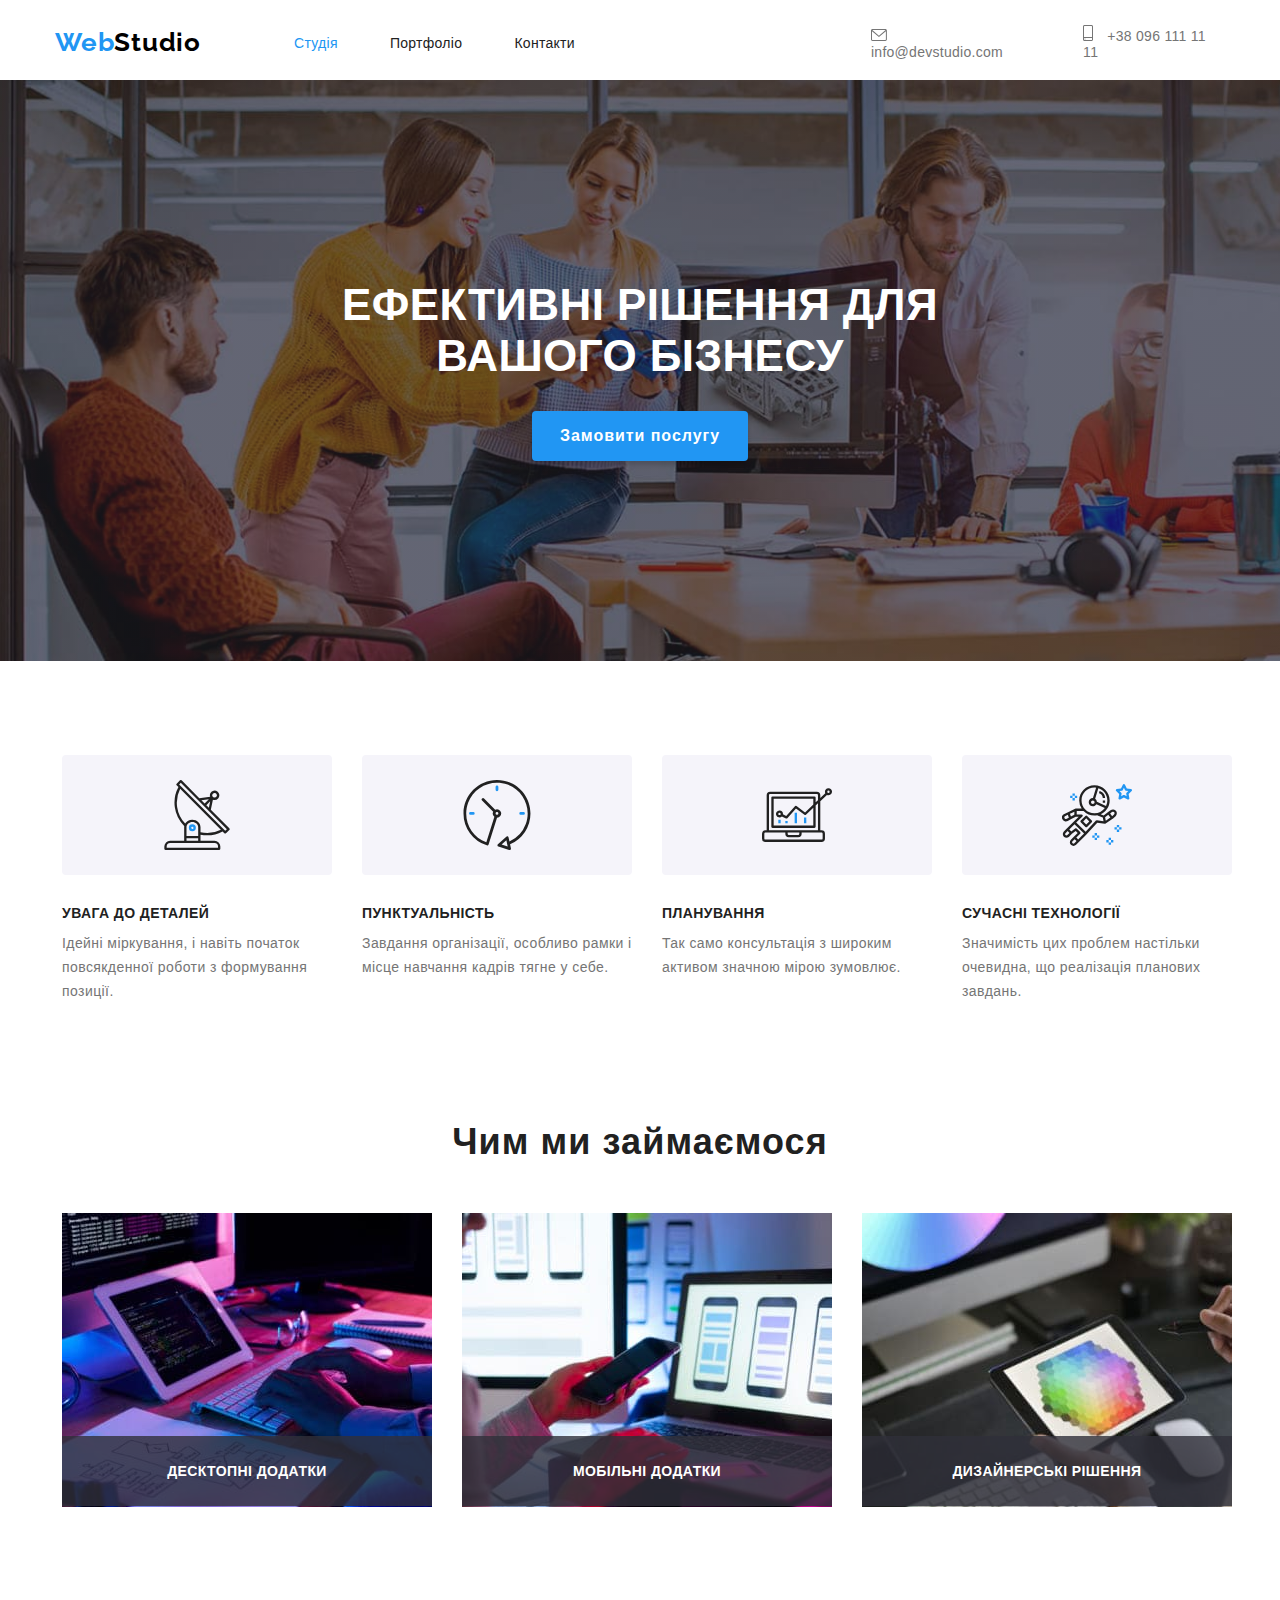
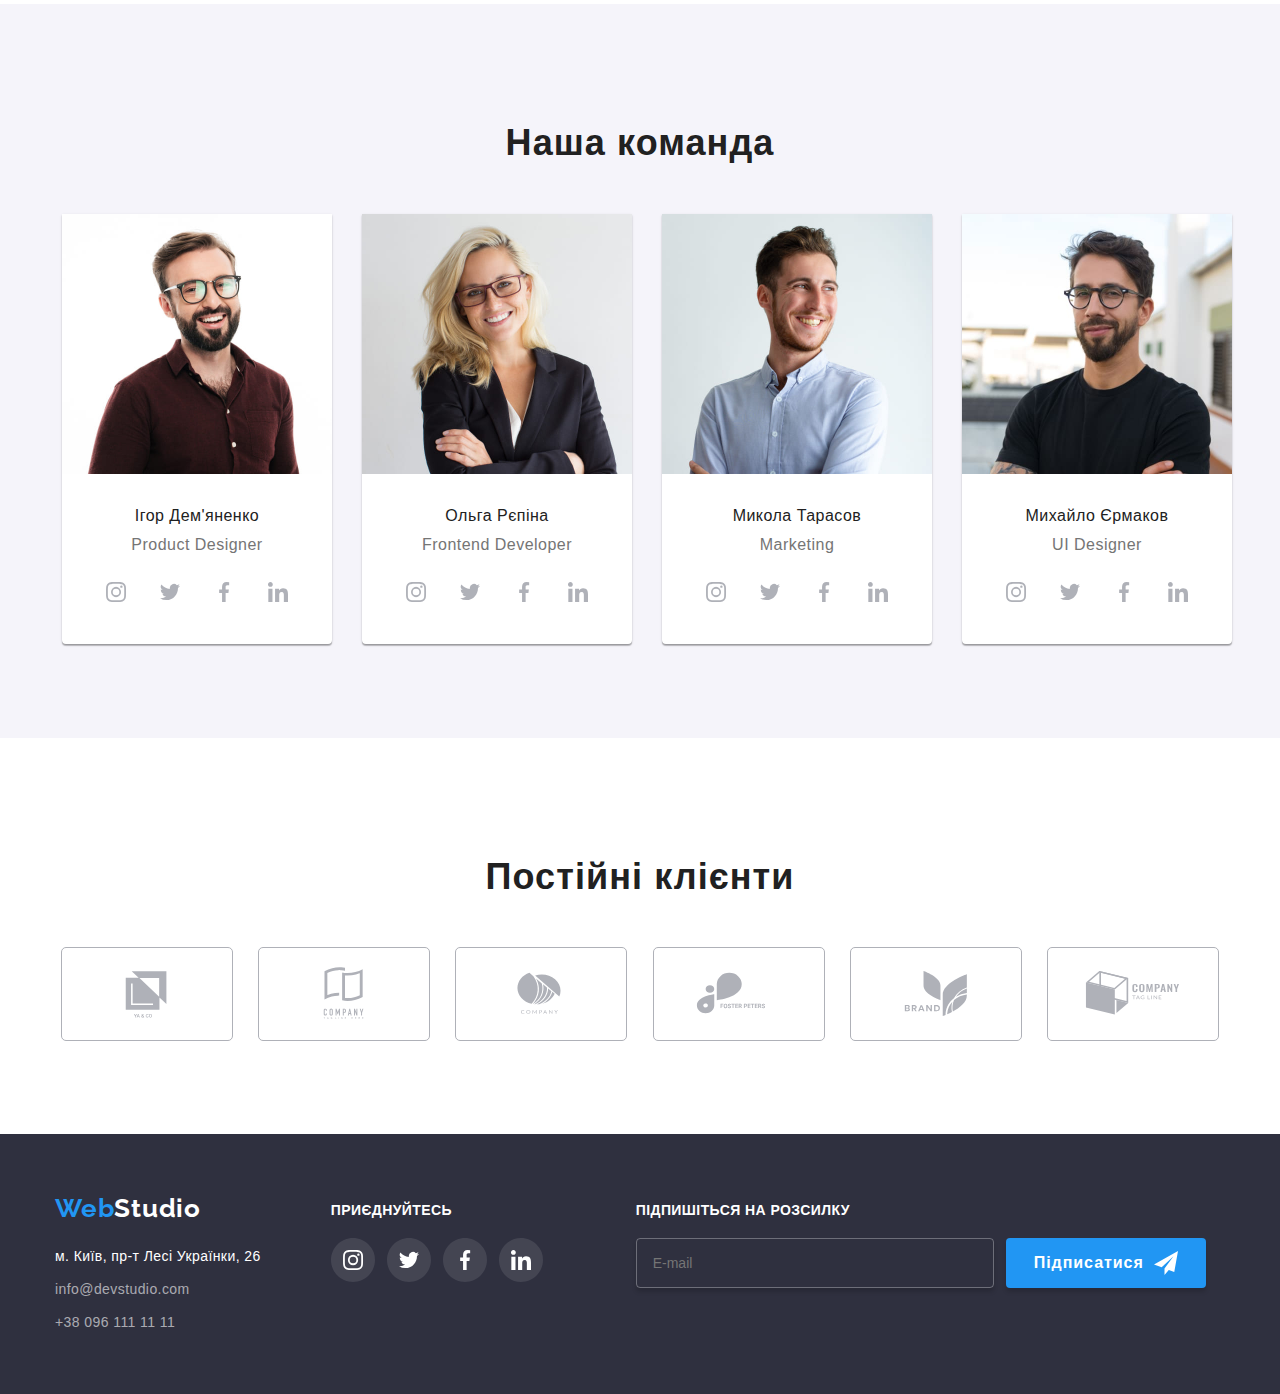
<file: index.html>
<!DOCTYPE html>
<html lang="en">
  <head>
    <meta charset="UTF-8" />
    <meta http-equiv="X-UA-Compatible" content="IE=edge" />
    <meta name="viewport" content="width=device-width, initial-scale=1.0" />
    <meta name="description" content="ЕФЕКТИВНІ РІШЕННЯ ДЛЯ ВАШОГО БІЗНЕСУ, РАЗОМ ДО ПЕРЕМОГИ" />
    <meta name="author" content="ArtemN" />
    <meta name="robots" content="index, follow" />
    <title>WebStudio</title>
    <link
      rel="stylesheet"
      href="https://cdnjs.cloudflare.com/ajax/libs/modern-normalize/2.0.0/modern-normalize.min.css"
    />
    <link
      href="https://fonts.googleapis.com/css2?family=Raleway:wght@700;900&family=Roboto:wght@400;500;700&display=swap"
      rel="stylesheet"
    />
    <link rel="stylesheet" href="./css/main.min.css" />
  </head>

  <body>
    <!-- Header -->
    <header class="header">
      <div class="container header-position">
        <button
          type="button"
          class="menu-button"
          aria-expanded="false"
          aria-controls="menu-container"
          data-menu-button
        >
          <svg width="40" height="40" fill="black">
            <use class="menu-icon-close" href="./icons/symbol-defs.svg#menu-icon-close"></use>
            <use class="icon-menu" href="./icons/symbol-defs.svg#icon-menu"></use>
          </svg>
        </button>
        <nav class="navigation" id="menu-container" data-menu>
          <a href="/" class="logo"
            ><span class="logo-web">Web</span><span class="logo-studio">Studio</span>
          </a>
          <ul class="nav-list">
            <li class="nav-list__item">
              <a href="/" class="nav-list__item__link studio">Студія</a>
            </li>
            <li class="nav-list__item">
              <a class="nav-list__item__link" href="./portfolio.html">Портфоліо</a>
            </li>
            <li class="nav-list__item">
              <a class="nav-list__item__link" href="#footer">Контакти</a>
            </li>
          </ul>
          <ul class="list-contacts">
            <li class="list-contacts__menu-contact">
              <a class="header-contact" href="mailto:info@devstudio.com">
                <svg width="16" height="12" class="icon-header">
                  <use href="./icons/symbol-defs.svg#icon-gmail"></use>
                </svg>
                info@devstudio.com
              </a>
            </li>
            <li class="list-contacts__menu-contact">
              <a class="header-contact" href="tel:+380961111111">
                <svg width="10" height="16" class="icon-header">
                  <use href="./icons/symbol-defs.svg#icon-smartphone"></use>
                </svg>
                +38 096 111 11 11</a
              >
            </li>
          </ul>
          <ul class="media-list-burger">
            <li class="media-list-burger__item">
              <a class="media-list-burger__link">Instagram</a>
            </li>
            <li class="media-list-burger__item">
              <a class="media-list-burger__link">Twitter</a>
            </li>
            <li class="media-list-burger__item">
              <a class="media-list-burger__link">Facebook</a>
            </li>
            <li class="media-list-burger__item">
              <a class="media-list-burger__link">LinkedIn</a>
            </li>
          </ul>
        </nav>
      </div>
    </header>

    <main>
      <!-- Section hero -->
      <section class="hero">
        <div class="container">
          <h1 class="hero-title">Ефективні рішення для вашого бізнесу</h1>
          <button class="hero-btn" type="button" data-modal-open>Замовити послугу</button>
        </div>
      </section>
      <div class="backdrop is-hidden" data-backdrop>
        <div class="modal">
          <button type="button" class="button-close-modal" data-modal-close>
            <svg class="modal-icon-close" fill="none" width="30" height="30">
              <use href="./icons/symbol-defs.svg#menu-icon-close"></use>
            </svg>
          </button>
          <h3 class="form-h3">Залиште свої дані, ми вам передзвонимо</h3>
          <form autocomplete="on">
            <div class="modal-form-fill">
              <label for="name">Ім'я</label>
              <div class="input-wrapper">
                <input type="text" id="name" name="name" required autocomplete="name" />
                <svg class="modal-icon-input" width="18px" height="18px">
                  <use href="./icons/symbol-defs.svg#icon-person-black"></use>
                </svg>
              </div>
            </div>
            <div class="modal-form-fill">
              <label for="telephone">Телефон</label>
              <div class="input-wrapper">
                <input type="text" id="telephone" name="phone" required autocomplete="cc-number" />
                <svg class="modal-icon-input" width="18px" height="18px">
                  <use href="./icons/symbol-defs.svg#icon-phone-black"></use>
                </svg>
              </div>
            </div>
            <div class="modal-form-fill">
              <label for="Email">Пошта</label>
              <div class="input-wrapper">
                <input type="email" id="Email" name="email" required autocomplete="email" />
                <svg class="modal-icon-input" width="18px" height="18px">
                  <use href="./icons/symbol-defs.svg#icon-email-black"></use>
                </svg>
              </div>
            </div>
            <div class="modal-form-fill">
              <label for="textarea">Коментар</label>
              <textarea
                class="comment-area"
                name="textarea"
                id="textarea"
                placeholder="Введіть текст"
              ></textarea>
            </div>
            <div class="form-field-check">
              <input id="input-check" type="checkbox" />
              <label for="input-check" class="modal-text"
                >Погоджуюся з розсилкою та приймаю
                <a class="modal-link" href="/">Умови договору</a></label
              >
            </div>
            <button type="submit" class="btn-form">Відправити</button>
          </form>
        </div>
      </div>

      <!-- Наші особливості -->
      <section class="section">
        <div class="container">
          <h2 class="advantages">Наші особливості</h2>
          <ul class="advantages-list">
            <li class="advantages-list__item">
              <div class="iconbox">
                <svg class="icon-andvantages">
                  <use href="./icons/symbol-defs.svg#icon-antenna"></use>
                </svg>
              </div>
              <h3 class="advantages-list__title">УВАГА ДО ДЕТАЛЕЙ</h3>
              <p class="advantages-list__desc">
                Ідейні міркування, і навіть початок повсякденної роботи з формування позиції.
              </p>
            </li>
            <li class="advantages-list__item">
              <div class="iconbox">
                <svg class="icon-andvantages">
                  <use href="./icons/symbol-defs.svg#icon-clock"></use>
                </svg>
              </div>
              <h3 class="advantages-list__title">ПУНКТУАЛЬНІСТЬ</h3>
              <p class="advantages-list__desc">
                Завдання організації, особливо рамки і місце навчання кадрів тягне у себе.
              </p>
            </li>
            <li class="advantages-list__item">
              <div class="iconbox">
                <svg class="icon-andvantages">
                  <use href="./icons/symbol-defs.svg#icon-diagram"></use>
                </svg>
              </div>
              <h3 class="advantages-list__title">ПЛАНУВАННЯ</h3>
              <p class="advantages-list__desc">
                Так само консультація з широким активом значною мірою зумовлює.
              </p>
            </li>
            <li class="advantages-list__item">
              <div class="iconbox">
                <svg class="icon-andvantages">
                  <use href="./icons/symbol-defs.svg#icon-astronaut"></use>
                </svg>
              </div>
              <h3 class="advantages-list__title">СУЧАСНІ ТЕХНОЛОГІЇ</h3>
              <p class="advantages-list__desc">
                Значимість цих проблем настільки очевидна, що реалізація планових завдань.
              </p>
            </li>
          </ul>
        </div>
      </section>
      <!-- Чим ми займаємося-->
      <section class="section">
        <div class="container">
          <h2 class="section-title section-title__hidden">Чим ми займаємося</h2>
          <ul class="we-du-list">
            <li class="we-du-list__item">
              <picture>
                <img
                  srcset="
                    ./images/coding.jpg   1x,
                    ./images/coding2x.jpg 2x,
                    ./images/coding3x.jpg 3x
                  "
                  src="./images/coding.jpg"
                  alt="photo-coding"
                  height="294"
                  width="370"
                />
              </picture>
              <p class="we-du-list__text">Десктопні додатки</p>
            </li>
            <li class="we-du-list__item">
              <picture>
                <img
                  srcset="
                    ./images/design.jpg   1x,
                    ./images/design2x.jpg 2x,
                    ./images/design3x.jpg 3x
                  "
                  src="./images/design.jpg"
                  alt="photo-design"
                  height="294"
                  width="370"
                />
              </picture>
              <p class="we-du-list__text">Мобільні додатки</p>
            </li>
            <li class="we-du-list__item">
              <picture>
                <img
                  srcset="./images/style.jpg 1x, ./images/style2x.jpg 2x, ./images/style3x.jpg 3x"
                  src="./images/style.jpg"
                  alt="photo-style,colors"
                  height="294"
                  width="370"
                />
              </picture>
              <p class="we-du-list__text">Дизайнерські рішення</p>
            </li>
          </ul>
        </div>
      </section>
      <!--Наша команда-->
      <section class="section color-section">
        <div class="container">
          <h2 class="section-title">Наша команда</h2>
          <ul class="team-list">
            <li class="team-list__item">
              <picture>
                <source
                  srcset="
                    ./images/ihor-demyanenko.jpg   270w,
                    ./images/ihor-demyanenko2x.jpg 540w,
                    ./images/ihor-demyanenko3x.jpg 810w
                  "
                  sizes="(max-width: 767px) 100vw, (max-width: 1199px) 50vw, (min-width: 1200px) 25vw"
                />
                <img
                  src="./images/ihor-demyanenko.jpg"
                  alt="photo-ihora"
                  width="270"
                  height="260"
                />
              </picture>
              <div class="card-box">
                <h3 class="team-name">Ігор Дем'яненко</h3>
                <p class="team-position">Product Designer</p>
                <ul class="media-list">
                  <li class="media-list__item">
                    <a href="/">
                      <svg width="44" height="44" class="icon">
                        <use href="./icons/symbol-defs.svg#icon-instagram"></use>
                      </svg>
                    </a>
                  </li>
                  <li class="media-list__item">
                    <a href="/">
                      <svg width="44" height="44" class="icon">
                        <use href="./icons/symbol-defs.svg#icon-twitter"></use>
                      </svg>
                    </a>
                  </li>
                  <li class="media-list__item">
                    <a href="/">
                      <svg width="44" height="44" class="icon">
                        <use href="./icons/symbol-defs.svg#icon-facebook"></use>
                      </svg>
                    </a>
                  </li>
                  <li class="media-list__item">
                    <a href="/">
                      <svg width="44" height="44" class="icon">
                        <use href="./icons/symbol-defs.svg#icon-in"></use>
                      </svg>
                    </a>
                  </li>
                </ul>
              </div>
            </li>
            <li class="team-list__item">
              <picture>
                <source
                  srcset="
                    ./images/olga-repina.jpg   270w,
                    ./images/olga-repina2x.jpg 540w,
                    ./images/olga-repina3x.jpg 810w
                  "
                  sizes="(max-width: 767px) 100vw, (max-width: 1199px) 50vw, (min-width: 1200px) 25vw"
                />
                <img src="./images/olga-repina.jpg" alt="photo-olga" width="270" height="260" />
              </picture>
              <div class="card-box">
                <h3 class="team-name">Ольга Рєпіна</h3>
                <p class="team-position">Frontend Developer</p>
                <ul class="media-list">
                  <li class="media-list__item">
                    <a href="/">
                      <svg width="44" height="44" class="icon">
                        <use href="./icons/symbol-defs.svg#icon-instagram"></use>
                      </svg>
                    </a>
                  </li>
                  <li class="media-list__item">
                    <a href="/">
                      <svg width="44" height="44" class="icon">
                        <use href="./icons/symbol-defs.svg#icon-twitter"></use>
                      </svg>
                    </a>
                  </li>
                  <li class="media-list__item">
                    <a href="/">
                      <svg width="44" height="44" class="icon">
                        <use href="./icons/symbol-defs.svg#icon-facebook"></use>
                      </svg>
                    </a>
                  </li>
                  <li class="media-list__item">
                    <a href="/">
                      <svg width="44" height="44" class="icon">
                        <use href="./icons/symbol-defs.svg#icon-in"></use>
                      </svg>
                    </a>
                  </li>
                </ul>
              </div>
            </li>
            <li class="team-list__item">
              <picture>
                <source
                  srcset="
                    ./images/mykola-tarasov.jpg   270w,
                    ./images/mykola-tarasov2x.jpg 540w,
                    ./images/mykola-tarasov3x.jpg 810w
                  "
                  sizes="(max-width: 767px) 100vw, (max-width: 1199px) 50vw, (min-width: 1200px) 25vw"
                />
                <img
                  src="./images/mykola-tarasov.jpg"
                  alt="photo-Mykola"
                  width="270"
                  height="260"
                />
              </picture>
              <div class="card-box">
                <h3 class="team-name">Микола Тарасов</h3>
                <p class="team-position">Marketing</p>
                <ul class="media-list">
                  <li class="media-list__item">
                    <a href="/">
                      <svg width="44" height="44" class="icon">
                        <use href="./icons/symbol-defs.svg#icon-instagram"></use>
                      </svg>
                    </a>
                  </li>
                  <li class="media-list__item">
                    <a href="/">
                      <svg width="44" height="44" class="icon">
                        <use href="./icons/symbol-defs.svg#icon-twitter"></use>
                      </svg>
                    </a>
                  </li>
                  <li class="media-list__item">
                    <a href="/">
                      <svg width="44" height="44" class="icon">
                        <use href="./icons/symbol-defs.svg#icon-facebook"></use>
                      </svg>
                    </a>
                  </li>
                  <li class="media-list__item">
                    <a href="/">
                      <svg width="44" height="44" class="icon">
                        <use href="./icons/symbol-defs.svg#icon-in"></use>
                      </svg>
                    </a>
                  </li>
                </ul>
              </div>
            </li>
            <li class="team-list__item">
              <picture>
                <source
                  srcset="
                    ./images/mykhailo-yermakov.jpg   270w,
                    ./images/mykhailo-yermakov2x.jpg 540w,
                    ./images/mykhailo-yermakov3x.jpg 810w
                  "
                  sizes="(max-width: 767px) 100vw, (max-width: 1199px) 50vw, (min-width: 1200px) 25vw"
                />
                <img
                  src="./images/mykhailo-yermakov.jpg"
                  alt="photo-mykhailo"
                  width="270"
                  height="260"
                />
              </picture>
              <div class="card-box">
                <h3 class="team-name">Михайло Єрмаков</h3>
                <p class="team-position">UI Designer</p>
                <ul class="media-list">
                  <li class="media-list__item">
                    <a href="/">
                      <svg width="44" height="44" class="icon">
                        <use href="./icons/symbol-defs.svg#icon-instagram"></use>
                      </svg>
                    </a>
                  </li>
                  <li class="media-list__item">
                    <a href="/">
                      <svg width="44" height="44" class="icon">
                        <use href="./icons/symbol-defs.svg#icon-twitter"></use>
                      </svg>
                    </a>
                  </li>
                  <li class="media-list__item">
                    <a href="/">
                      <svg width="44" height="44" class="icon">
                        <use href="./icons/symbol-defs.svg#icon-facebook"></use>
                      </svg>
                    </a>
                  </li>
                  <li class="media-list__item">
                    <a href="/">
                      <svg width="44" height="44" class="icon">
                        <use href="./icons/symbol-defs.svg#icon-in"></use>
                      </svg>
                    </a>
                  </li>
                </ul>
              </div>
            </li>
          </ul>
        </div>
      </section>
      <section class="section">
        <div class="container">
          <h2 class="section-title">Постійні клієнти</h2>
          <ul class="client-list">
            <li class="client-list__item">
              <svg class="client-logo">
                <use href="./icons/symbol-defs.svg#icon-Logo-1"></use>
              </svg>
            </li>
            <li class="client-list__item">
              <svg class="client-logo">
                <use href="./icons/symbol-defs.svg#icon-Logo-2"></use>
              </svg>
            </li>
            <li class="client-list__item">
              <svg class="client-logo">
                <use href="./icons/symbol-defs.svg#icon-Logo-3"></use>
              </svg>
            </li>
            <li class="client-list__item">
              <svg class="client-logo">
                <use href="./icons/symbol-defs.svg#icon-Logo-4"></use>
              </svg>
            </li>
            <li class="client-list__item">
              <svg class="client-logo">
                <use href="./icons/symbol-defs.svg#icon-Logo-5"></use>
              </svg>
            </li>
            <li class="client-list__item">
              <svg class="client-logo">
                <use href="./icons/symbol-defs.svg#icon-Logo-6"></use>
              </svg>
            </li>
          </ul>
        </div>
      </section>
    </main>
    <footer class="footer" id="footer">
      <div class="container flex">
        <address class="address-container">
          <a href="/" class="logo">
            <span class="logo-web-footer">Web</span><span class="logo-studio-footer">Studio</span>
          </a>
          <p class="address">м. Київ, пр-т Лесі Українки, 26</p>
          <ul class="footer-contacs-list">
            <li class="footer-contacs-item">
              <a class="footer-contact" href="mailto:info@devstudio.com">info@devstudio.com</a>
            </li>
            <li class="footer-contacs-item">
              <a class="footer-contact" href="tel:+380961111111">+38 096 111 11 11</a>
            </li>
          </ul>
        </address>
        <div class="media-box">
          <p class="media-title">приєднуйтесь</p>
          <ul class="footer-media-list">
            <li>
              <a href="/">
                <svg width="44" height="44" class="icon-footer">
                  <use href="./icons/symbol-defs.svg#icon-instagram-footer"></use>
                </svg>
              </a>
            </li>
            <li>
              <a href="/">
                <svg width="44" height="44" class="icon-footer">
                  <use href="./icons/symbol-defs.svg#icon-twitter-footer"></use>
                </svg>
              </a>
            </li>
            <li>
              <a href="/">
                <svg width="44" height="44" class="icon-footer">
                  <use href="./icons/symbol-defs.svg#icon-facebook-footer"></use>
                </svg>
              </a>
            </li>
            <li>
              <a href="/">
                <svg width="44" height="44" class="icon-footer">
                  <use href="./icons/symbol-defs.svg#icon-in-footer"></use>
                </svg>
              </a>
            </li>
          </ul>
        </div>
        <div class="media-form">
          <p class="media-title">Підпишіться на розсилку</p>
          <div class="footer-media-list">
            <input class="media-input-email" type="email" placeholder="E-mail" />
            <a href="https://t.me/ProstoBlockUA" target="_blank" class="media-link">
              Підписатися<svg class="footer-media-icon-send" width="24" height="24">
                <use href="./icons/symbol-defs.svg#icon-icon-send"></use>
              </svg>
            </a>
          </div>
        </div>
      </div>
    </footer>
    <script src="./js/modal.js"></script>
    <script src="./js/menu.js"></script>
  </body>
</html>
</file>
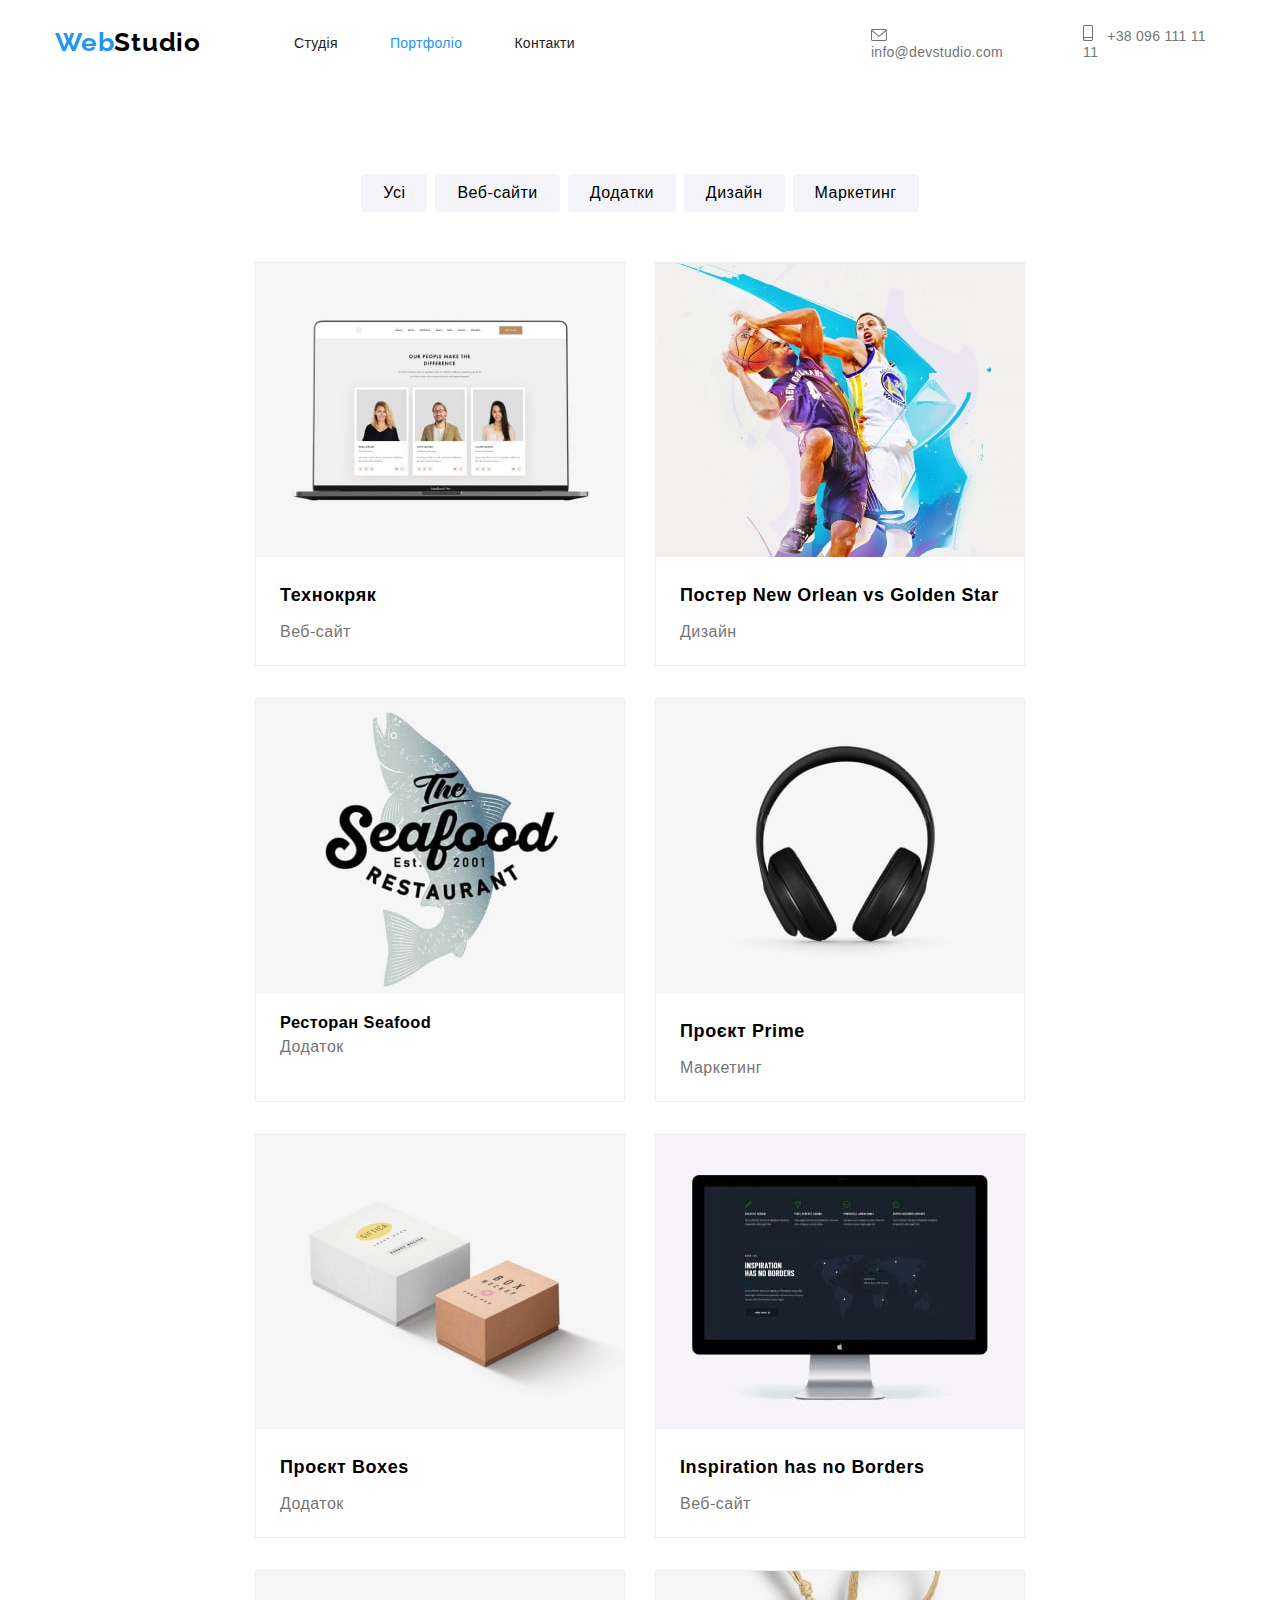
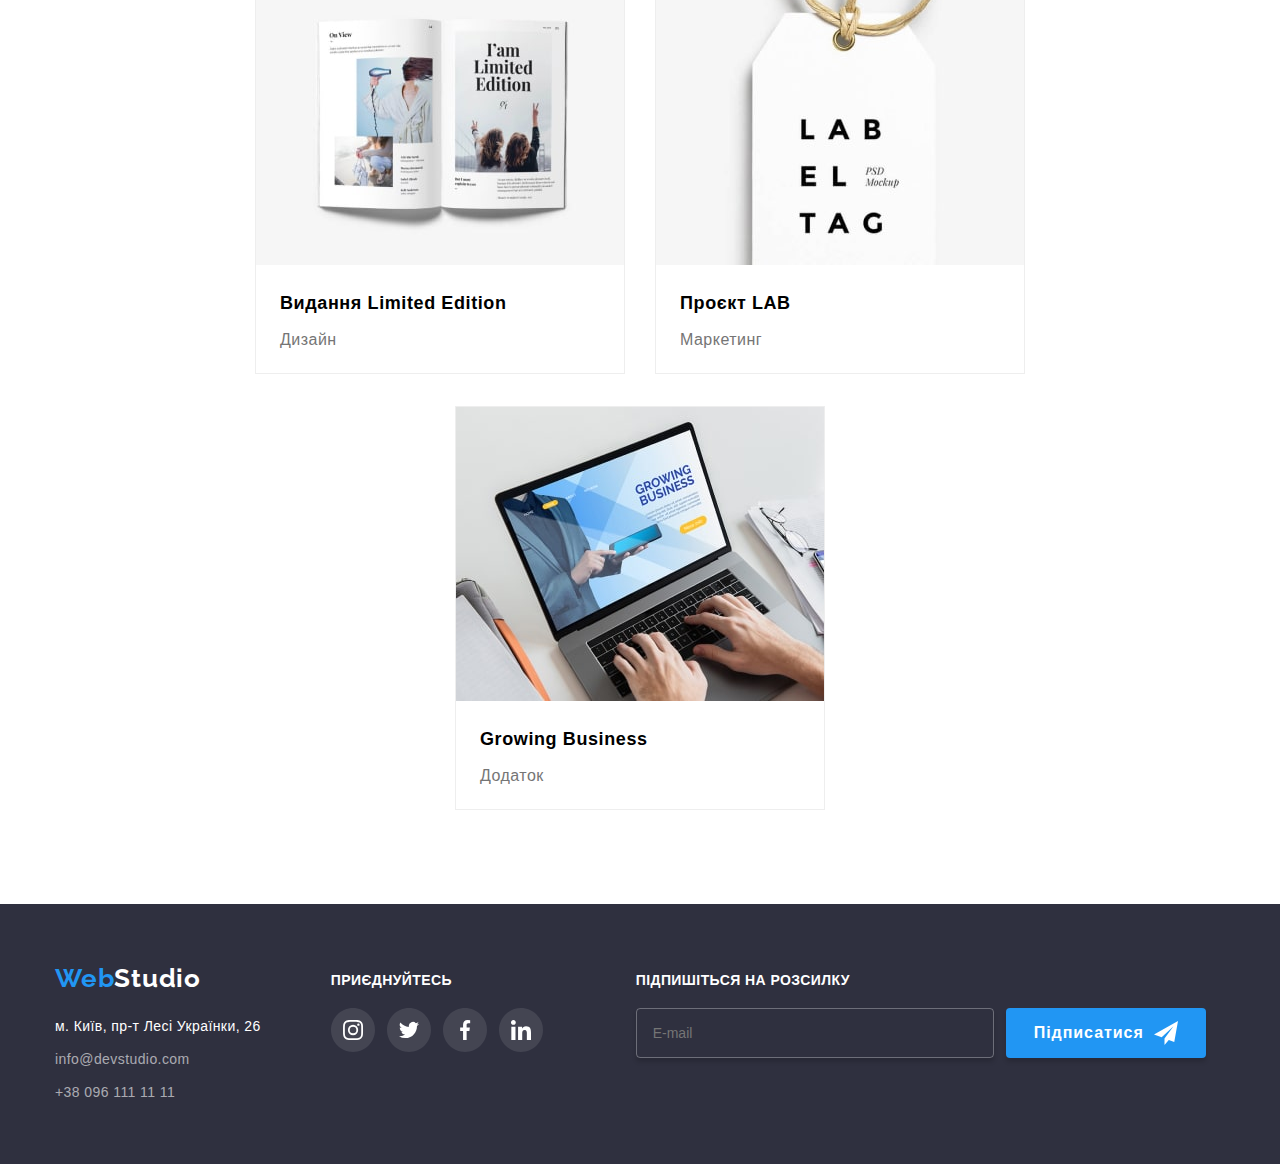
<file: portfolio.html>
<html lang="ua">
  <head>
    <meta charset="UTF-8" />
    <meta http-equiv="X-UA-Compatible" content="IE=edge" />
    <meta name="viewport" content="width=device-width, initial-scale=1.0" />
    <title>WebStudio</title>
    <link
      rel="stylesheet"
      href="https://cdnjs.cloudflare.com/ajax/libs/modern-normalize/2.0.0/modern-normalize.min.css"
    />
    <link
      href="https://fonts.googleapis.com/css2?family=Raleway:wght@700;900&family=Roboto:wght@400;500;700&display=swap"
      rel="stylesheet"
    />
    <link rel="stylesheet" href="./css/main.min.css" />
  </head>
  <body>
    <header class="header">
      <div class="container header-position">
        <button
          type="button"
          class="menu-button"
          aria-expanded="false"
          aria-controls="menu-container"
          data-menu-button
        >
          <svg width="40" height="40" fill="black">
            <use class="menu-icon-close" href="./icons/symbol-defs.svg#menu-icon-close"></use>
            <use class="icon-menu" href="./icons/symbol-defs.svg#icon-menu"></use>
          </svg>
        </button>
        <nav class="navigation" id="menu-container" data-menu>
          <a href="/" class="logo"
            ><span class="logo-web">Web</span><span class="logo-studio">Studio</span>
          </a>
          <ul class="nav-list">
            <li class="nav-list__item">
              <a class="nav-list__item__link" href="./index.html">Студія</a>
            </li>
            <li class="nav-list__item">
              <a class="nav-list__item__link studio" href="/">Портфоліо</a>
            </li>
            <li class="nav-list__item">
              <a class="nav-list__item__link" href="#footer">Контакти</a>
            </li>
          </ul>
          <ul class="list-contacts">
            <li class="list-contacts__menu-contact">
              <a class="header-contact" href="mailto:info@devstudio.com">
                <svg width="16" height="12" class="icon-header">
                  <use href="./icons/symbol-defs.svg#icon-gmail"></use>
                </svg>
                info@devstudio.com
              </a>
            </li>
            <li class="list-contacts__menu-contact">
              <a class="header-contact" href="tel:+380961111111">
                <svg width="10" height="16" class="icon-header">
                  <use href="./icons/symbol-defs.svg#icon-smartphone"></use>
                </svg>
                +38 096 111 11 11</a
              >
            </li>
          </ul>
          <ul class="media-list-burger">
            <li class="media-list-burger__item">
              <a class="media-list-burger__link">Instagram</a>
            </li>
            <li class="media-list-burger__item">
              <a class="media-list-burger__link">Twitter</a>
            </li>
            <li class="media-list-burger__item">
              <a class="media-list-burger__link">Facebook</a>
            </li>
            <li class="media-list-burger__item">
              <a class="media-list-burger__link">LinkedIn</a>
            </li>
          </ul>
        </nav>
      </div>
    </header>

    <main>
      <section class="section">
        <div class="container">
          <ul class="portfolio-menu-list">
            <li><button class="portfolio-menu-list-item">Усі</button></li>
            <li><button class="portfolio-menu-list-item">Веб-сайти</button></li>
            <li><button class="portfolio-menu-list-item">Додатки</button></li>
            <li><button class="portfolio-menu-list-item">Дизайн</button></li>
            <li><button class="portfolio-menu-list-item">Маркетинг</button></li>
          </ul>
          <ul class="portfolio-list">
            <li class="portfolio-list__item">
              <div class="portfolio-list__container-img">
                <img
                  src="./images-porfolio/website-tehnokrak.jpg"
                  alt="Picture-website-tehnokrak"
                />
                <p class="portfolio-list__discription">
                  Ресурс пропонує комплексні пропозиції з різним рівнем функціоналу та сервісів. Все
                  це дозволить відвідувачу отримати вичерпні відомості про компанію чи приватну
                  особу.
                </p>
              </div>
              <div class="portfolio-textbox">
                <h3 class="portfolio-list__project-name">Технокряк</h3>
                <p class="portfolio-list__type-task">Веб-сайт</p>
              </div>
            </li>
            <li class="portfolio-list__item">
              <div class="portfolio-list__container-img">
                <img
                  src="./images-porfolio/basketball-players.jpg"
                  alt="Picture-basketball-players"
                />
                <p class="portfolio-list__discription">
                  Ресурс пропонує комплексні пропозиції з різним рівнем функціоналу та сервісів. Все
                  це дозволить відвідувачу отримати вичерпні відомості про компанію чи приватну
                  особу.
                </p>
              </div>
              <div class="portfolio-textbox">
                <h3 class="portfolio-list__project-name">Постер New Orlean vs Golden Star</h3>
                <p class="portfolio-list__type-task">Дизайн</p>
              </div>
            </li>
            <li class="portfolio-list__item">
              <div class="portfolio-list__container-img">
                <img src="./images-porfolio/logo-seafood.jpg" alt="logo-seafood" />
                <p class="portfolio-list__discription">
                  Ресурс пропонує комплексні пропозиції з різним рівнем функціоналу та сервісів. Все
                  це дозволить відвідувачу отримати вичерпні відомості про компанію чи приватну
                  особу.
                </p>
              </div>
              <div class="portfolio-textbox">
                <h3 class="porfolio-list__project-name">Ресторан Seafood</h3>
                <p class="portfolio-list__type-task">Додаток</p>
              </div>
            </li>
            <li class="portfolio-list__item">
              <div class="portfolio-list__container-img">
                <img src="./images-porfolio/headphones.jpg" alt="Picture-headphones" />
                <p class="portfolio-list__discription">
                  Ресурс пропонує комплексні пропозиції з різним рівнем функціоналу та сервісів. Все
                  це дозволить відвідувачу отримати вичерпні відомості про компанію чи приватну
                  особу.
                </p>
              </div>
              <div class="portfolio-textbox">
                <h3 class="portfolio-list__project-name">Проєкт Prime</h3>
                <p class="portfolio-list__type-task">Маркетинг</p>
              </div>
            </li>
            <li class="portfolio-list__item">
              <div class="portfolio-list__container-img">
                <img src="./images-porfolio/boxes.jpg" alt="Picture-box" />
                <p class="portfolio-list__discription">
                  Ресурс пропонує комплексні пропозиції з різним рівнем функціоналу та сервісів. Все
                  це дозволить відвідувачу отримати вичерпні відомості про компанію чи приватну
                  особу.
                </p>
              </div>
              <div class="portfolio-textbox">
                <h3 class="portfolio-list__project-name">Проєкт Boxes</h3>
                <p class="portfolio-list__type-task">Додаток</p>
              </div>
            </li>
            <li class="portfolio-list__item">
              <div class="portfolio-list__container-img">
                <img src="./images-porfolio/web-site.jpg" alt="Picture-web-site" />
                <p class="portfolio-list__discription">
                  Ресурс пропонує комплексні пропозиції з різним рівнем функціоналу та сервісів. Все
                  це дозволить відвідувачу отримати вичерпні відомості про компанію чи приватну
                  особу.
                </p>
              </div>
              <div class="portfolio-textbox">
                <h3 class="portfolio-list__project-name">Inspiration has no Borders</h3>
                <p class="portfolio-list__type-task">Веб-сайт</p>
              </div>
            </li>
            <li class="portfolio-list__item">
              <div class="portfolio-list__container-img">
                <img src="./images-porfolio/design-for-book.jpg" alt="Picture-book" />
                <p class="portfolio-list__discription">
                  Ресурс пропонує комплексні пропозиції з різним рівнем функціоналу та сервісів. Все
                  це дозволить відвідувачу отримати вичерпні відомості про компанію чи приватну
                  особу.
                </p>
              </div>
              <div class="portfolio-textbox">
                <h3 class="portfolio-list__project-name">Видання Limited Edition</h3>
                <p class="portfolio-list__type-task">Дизайн</p>
              </div>
            </li>
            <li class="portfolio-list__item">
              <div class="portfolio-list__container-img">
                <img src="./images-porfolio/Marketing.jpg" alt="Picture-marka" />
                <p class="portfolio-list__discription">
                  Ресурс пропонує комплексні пропозиції з різним рівнем функціоналу та сервісів. Все
                  це дозволить відвідувачу отримати вичерпні відомості про компанію чи приватну
                  особу.
                </p>
              </div>
              <div class="portfolio-textbox">
                <h3 class="portfolio-list__project-name">Проєкт LAB</h3>
                <p class="portfolio-list__type-task">Маркетинг</p>
              </div>
            </li>
            <li class="portfolio-list__item">
              <div class="portfolio-list__container-img">
                <img src="./images-porfolio/addition.jpg" alt="Picture-laptop" />
                <p class="portfolio-list__discription">
                  Ресурс пропонує комплексні пропозиції з різним рівнем функціоналу та сервісів. Все
                  це дозволить відвідувачу отримати вичерпні відомості про компанію чи приватну
                  особу.
                </p>
              </div>
              <div class="portfolio-textbox">
                <h3 class="portfolio-list__project-name">Growing Business</h3>
                <p class="portfolio-list__type-task">Додаток</p>
              </div>
            </li>
          </ul>
        </div>
      </section>
    </main>

    <footer class="footer">
      <div class="container flex">
        <address class="address-container">
          <a href="/" class="logo">
            <span class="logo-web-footer">Web</span><span class="logo-studio-footer">Studio</span>
          </a>
          <p class="address">м. Київ, пр-т Лесі Українки, 26</p>
          <ul class="footer-contacs-list">
            <li class="footer-contacs-item">
              <a class="footer-contact" href="mailto:info@devstudio.com">info@devstudio.com</a>
            </li>
            <li class="footer-contacs-item">
              <a class="footer-contact" href="tel:+380961111111">+38 096 111 11 11</a>
            </li>
          </ul>
        </address>
        <div class="media-box">
          <p class="media-title">приєднуйтесь</p>
          <ul class="footer-media-list">
            <li>
              <a href="/">
                <svg width="44" height="44" class="icon-footer">
                  <use href="./icons/symbol-defs.svg#icon-instagram-footer"></use>
                </svg>
              </a>
            </li>
            <li>
              <a href="/">
                <svg width="44" height="44" class="icon-footer">
                  <use href="./icons/symbol-defs.svg#icon-twitter-footer"></use>
                </svg>
              </a>
            </li>
            <li>
              <a href="/">
                <svg width="44" height="44" class="icon-footer">
                  <use href="./icons/symbol-defs.svg#icon-facebook-footer"></use>
                </svg>
              </a>
            </li>
            <li>
              <a href="/">
                <svg width="44" height="44" class="icon-footer">
                  <use href="./icons/symbol-defs.svg#icon-in-footer"></use>
                </svg>
              </a>
            </li>
          </ul>
        </div>
        <div class="media-form">
          <p class="media-title">Підпишіться на розсилку</p>
          <div class="footer-media-list">
            <input class="media-input-email" type="email" placeholder="E-mail" />
            <a href="https://t.me/ProstoBlockUA" target="_blank" class="media-link">
              Підписатися<svg class="footer-media-icon-send" width="24" height="24">
                <use href="./icons/symbol-defs.svg#icon-icon-send"></use>
              </svg>
            </a>
          </div>
        </div>
      </div>
    </footer>
    <script src="./js/menu.js"></script>
  </body>
</html>
</file>
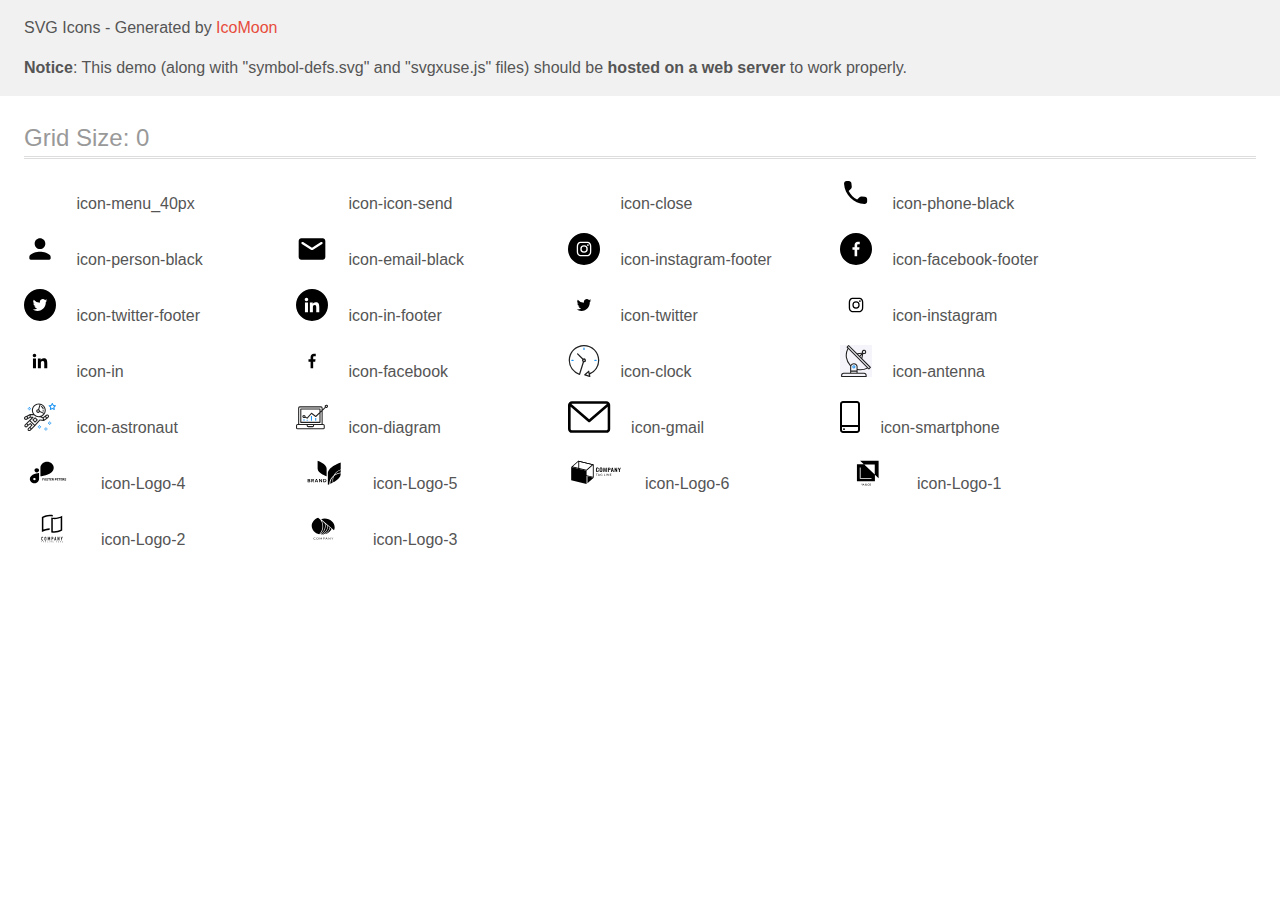
<file: icons/demo-external-svg.html>
<!doctype html>
<html>
<head>
    <title>IcoMoon - SVG Icons</title>
    <meta charset="utf-8">
    <meta name="viewport" content="width=device-width, initial-scale=1">
    <link rel="stylesheet" href="demo-files/demo.css">
    <link rel="stylesheet" href="style.css">
</head>
<body>
<header class="bgc1 clearfix">
<div class="mhl">
    <p>SVG Icons - Generated by <a href="https://icomoon.io/app">IcoMoon</a></p><p><strong>Notice</strong>: This demo (along with "symbol-defs.svg" and "svgxuse.js" files) should be <b>hosted on a web server</b> to work properly.</p>
</div>
</header>
    <div class="clearfix mhl ptl">
        <h1 class="mvm mtn fgc1">Grid Size: 0</h1>
        <div class="glyph fs1">
            <div class="clearfix pbs">
                <svg class="icon icon-menu_40px"><use xlink:href="symbol-defs.svg#icon-menu_40px"></use></svg><span class="name"> icon-menu_40px</span>
            </div>
        </div>
        <div class="glyph fs1">
            <div class="clearfix pbs">
                <svg class="icon icon-icon-send"><use xlink:href="symbol-defs.svg#icon-icon-send"></use></svg><span class="name"> icon-icon-send</span>
            </div>
        </div>
        <div class="glyph fs1">
            <div class="clearfix pbs">
                <svg class="icon icon-close"><use xlink:href="symbol-defs.svg#icon-close"></use></svg><span class="name"> icon-close</span>
            </div>
        </div>
        <div class="glyph fs1">
            <div class="clearfix pbs">
                <svg class="icon icon-phone-black"><use xlink:href="symbol-defs.svg#icon-phone-black"></use></svg><span class="name"> icon-phone-black</span>
            </div>
        </div>
        <div class="glyph fs1">
            <div class="clearfix pbs">
                <svg class="icon icon-person-black"><use xlink:href="symbol-defs.svg#icon-person-black"></use></svg><span class="name"> icon-person-black</span>
            </div>
        </div>
        <div class="glyph fs1">
            <div class="clearfix pbs">
                <svg class="icon icon-email-black"><use xlink:href="symbol-defs.svg#icon-email-black"></use></svg><span class="name"> icon-email-black</span>
            </div>
        </div>
        <div class="glyph fs1">
            <div class="clearfix pbs">
                <svg class="icon icon-instagram-footer"><use xlink:href="symbol-defs.svg#icon-instagram-footer"></use></svg><span class="name"> icon-instagram-footer</span>
            </div>
        </div>
        <div class="glyph fs1">
            <div class="clearfix pbs">
                <svg class="icon icon-facebook-footer"><use xlink:href="symbol-defs.svg#icon-facebook-footer"></use></svg><span class="name"> icon-facebook-footer</span>
            </div>
        </div>
        <div class="glyph fs1">
            <div class="clearfix pbs">
                <svg class="icon icon-twitter-footer"><use xlink:href="symbol-defs.svg#icon-twitter-footer"></use></svg><span class="name"> icon-twitter-footer</span>
            </div>
        </div>
        <div class="glyph fs1">
            <div class="clearfix pbs">
                <svg class="icon icon-in-footer"><use xlink:href="symbol-defs.svg#icon-in-footer"></use></svg><span class="name"> icon-in-footer</span>
            </div>
        </div>
        <div class="glyph fs1">
            <div class="clearfix pbs">
                <svg class="icon icon-twitter"><use xlink:href="symbol-defs.svg#icon-twitter"></use></svg><span class="name"> icon-twitter</span>
            </div>
        </div>
        <div class="glyph fs1">
            <div class="clearfix pbs">
                <svg class="icon icon-instagram"><use xlink:href="symbol-defs.svg#icon-instagram"></use></svg><span class="name"> icon-instagram</span>
            </div>
        </div>
        <div class="glyph fs1">
            <div class="clearfix pbs">
                <svg class="icon icon-in"><use xlink:href="symbol-defs.svg#icon-in"></use></svg><span class="name"> icon-in</span>
            </div>
        </div>
        <div class="glyph fs1">
            <div class="clearfix pbs">
                <svg class="icon icon-facebook"><use xlink:href="symbol-defs.svg#icon-facebook"></use></svg><span class="name"> icon-facebook</span>
            </div>
        </div>
        <div class="glyph fs1">
            <div class="clearfix pbs">
                <svg class="icon icon-clock"><use xlink:href="symbol-defs.svg#icon-clock"></use></svg><span class="name"> icon-clock</span>
            </div>
        </div>
        <div class="glyph fs1">
            <div class="clearfix pbs">
                <svg class="icon icon-antenna"><use xlink:href="symbol-defs.svg#icon-antenna"></use></svg><span class="name"> icon-antenna</span>
            </div>
        </div>
        <div class="glyph fs1">
            <div class="clearfix pbs">
                <svg class="icon icon-astronaut"><use xlink:href="symbol-defs.svg#icon-astronaut"></use></svg><span class="name"> icon-astronaut</span>
            </div>
        </div>
        <div class="glyph fs1">
            <div class="clearfix pbs">
                <svg class="icon icon-diagram"><use xlink:href="symbol-defs.svg#icon-diagram"></use></svg><span class="name"> icon-diagram</span>
            </div>
        </div>
        <div class="glyph fs1">
            <div class="clearfix pbs">
                <svg class="icon icon-gmail"><use xlink:href="symbol-defs.svg#icon-gmail"></use></svg><span class="name"> icon-gmail</span>
            </div>
        </div>
        <div class="glyph fs1">
            <div class="clearfix pbs">
                <svg class="icon icon-smartphone"><use xlink:href="symbol-defs.svg#icon-smartphone"></use></svg><span class="name"> icon-smartphone</span>
            </div>
        </div>
        <div class="glyph fs1">
            <div class="clearfix pbs">
                <svg class="icon icon-Logo-4"><use xlink:href="symbol-defs.svg#icon-Logo-4"></use></svg><span class="name"> icon-Logo-4</span>
            </div>
        </div>
        <div class="glyph fs1">
            <div class="clearfix pbs">
                <svg class="icon icon-Logo-5"><use xlink:href="symbol-defs.svg#icon-Logo-5"></use></svg><span class="name"> icon-Logo-5</span>
            </div>
        </div>
        <div class="glyph fs1">
            <div class="clearfix pbs">
                <svg class="icon icon-Logo-6"><use xlink:href="symbol-defs.svg#icon-Logo-6"></use></svg><span class="name"> icon-Logo-6</span>
            </div>
        </div>
        <div class="glyph fs1">
            <div class="clearfix pbs">
                <svg class="icon icon-Logo-1"><use xlink:href="symbol-defs.svg#icon-Logo-1"></use></svg><span class="name"> icon-Logo-1</span>
            </div>
        </div>
        <div class="glyph fs1">
            <div class="clearfix pbs">
                <svg class="icon icon-Logo-2"><use xlink:href="symbol-defs.svg#icon-Logo-2"></use></svg><span class="name"> icon-Logo-2</span>
            </div>
        </div>
        <div class="glyph fs1">
            <div class="clearfix pbs">
                <svg class="icon icon-Logo-3"><use xlink:href="symbol-defs.svg#icon-Logo-3"></use></svg><span class="name"> icon-Logo-3</span>
            </div>
        </div>
  </div>
<script defer src="svgxuse.js"></script>
</body>
</html>
</file>
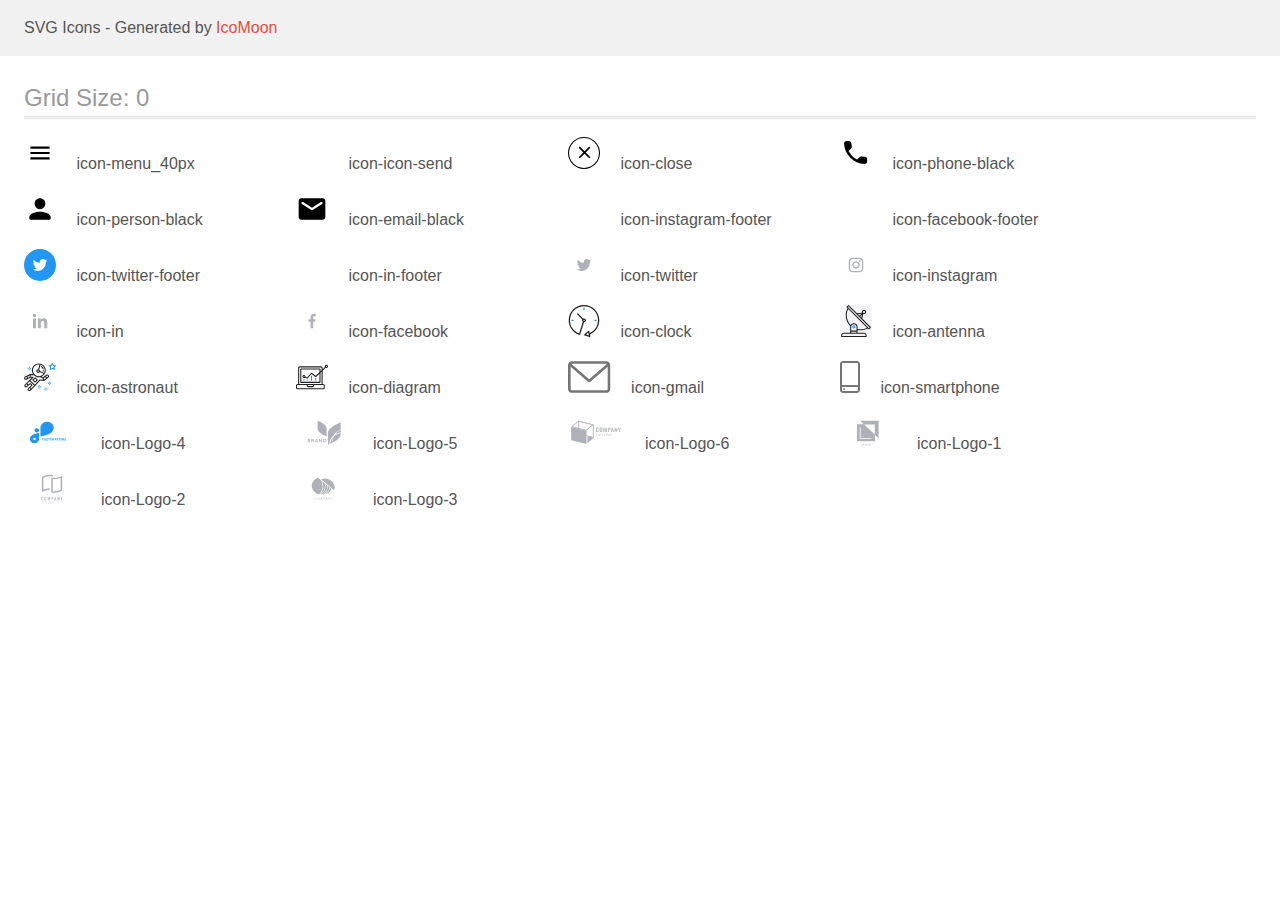
<file: icons/demo.html>
<!doctype html>
<html>
<head>
    <title>IcoMoon - SVG Icons</title>
    <meta charset="utf-8">
    <meta name="viewport" content="width=device-width, initial-scale=1">
    <link rel="stylesheet" href="demo-files/demo.css">
    <link rel="stylesheet" href="style.css">
</head>
<body>
<svg aria-hidden="true" style="position: absolute; width: 0; height: 0; overflow: hidden;" version="1.1" xmlns="http://www.w3.org/2000/svg" xmlns:xlink="http://www.w3.org/1999/xlink">
<defs>
<symbol id="icon-menu_40px" viewBox="0 0 32 32">
<path d="M6.4 11.733v-2.133h19.2v2.133h-19.2zM6.4 17.067h19.2v-2.133h-19.2v2.133zM6.4 22.4h19.2v-2.133h-19.2v2.133z"></path>
</symbol>
<symbol id="icon-icon-send" viewBox="0 0 32 32">
<path fill="#fff" style="fill: var(--color1, #fff)" d="M32 0l-32 18 10.227 3.788 15.773-14.788-11.998 16.186 0.010 0.004-0.012-0.004v8.814l5.735-6.691 7.265 2.691 5-28z"></path>
</symbol>
<symbol id="icon-close" viewBox="0 0 32 32">
<path fill="#fff" style="fill: var(--color1, #fff)" d="M32 16c0 8.837-7.163 16-16 16s-16-7.163-16-16c0-8.837 7.163-16 16-16s16 7.163 16 16z"></path>
<path fill="none" stroke="#000" style="stroke: var(--color2, #000)" stroke-linejoin="miter" stroke-linecap="butt" stroke-miterlimit="4" stroke-width="1.0667" d="M31.467 16c0 8.542-6.925 15.467-15.467 15.467s-15.467-6.925-15.467-15.467c0-8.542 6.925-15.467 15.467-15.467s15.467 6.925 15.467 15.467z"></path>
<path fill="#000" style="fill: var(--color2, #000)" d="M22.4 10.782l-1.182-1.182-4.685 4.685-4.685-4.685-1.182 1.182 4.685 4.685-4.685 4.685 1.182 1.182 4.685-4.685 4.685 4.685 1.182-1.182-4.685-4.685 4.685-4.685z"></path>
</symbol>
<symbol id="icon-phone-black" viewBox="0 0 32 32">
<path d="M24.882 19.773l-3.268-0.373c-0.785-0.090-1.557 0.18-2.11 0.733l-2.367 2.367c-3.641-1.853-6.626-4.825-8.478-8.478l2.38-2.38c0.553-0.553 0.823-1.325 0.733-2.11l-0.373-3.242c-0.154-1.299-1.248-2.277-2.56-2.277h-2.226c-1.454 0-2.663 1.209-2.573 2.663 0.682 10.987 9.469 19.761 20.443 20.443 1.454 0.090 2.663-1.119 2.663-2.573v-2.226c0.013-1.299-0.965-2.393-2.264-2.547z"></path>
</symbol>
<symbol id="icon-person-black" viewBox="0 0 32 32">
<path d="M16 16c2.947 0 5.333-2.387 5.333-5.333s-2.387-5.333-5.333-5.333c-2.947 0-5.333 2.387-5.333 5.333s2.387 5.333 5.333 5.333zM16 18.667c-3.56 0-10.667 1.787-10.667 5.333v1.333c0 0.733 0.6 1.333 1.333 1.333h18.667c0.733 0 1.333-0.6 1.333-1.333v-1.333c0-3.547-7.107-5.333-10.667-5.333z"></path>
</symbol>
<symbol id="icon-email-black" viewBox="0 0 32 32">
<path d="M26.667 5.333h-21.333c-1.467 0-2.653 1.2-2.653 2.667l-0.013 16c0 1.467 1.2 2.667 2.667 2.667h21.333c1.467 0 2.667-1.2 2.667-2.667v-16c0-1.467-1.2-2.667-2.667-2.667zM26.133 11l-9.427 5.893c-0.427 0.267-0.987 0.267-1.413 0l-9.427-5.893c-0.333-0.213-0.533-0.573-0.533-0.96 0-0.893 0.973-1.427 1.733-0.96l8.933 5.587 8.933-5.587c0.76-0.467 1.733 0.067 1.733 0.96 0 0.387-0.2 0.747-0.533 0.96z"></path>
</symbol>
<symbol id="icon-instagram-footer" viewBox="0 0 32 32">
<path fill="#fff" style="fill: var(--color1, #fff)" opacity="0.1" d="M32 16c0 4.418-1.791 8.418-4.686 11.314s-6.895 4.686-11.314 4.686-8.418-1.791-11.314-4.686c-2.895-2.895-4.686-6.895-4.686-11.314s1.791-8.418 4.686-11.314c2.895-2.895 6.895-4.686 11.314-4.686s8.418 1.791 11.314 4.686c2.895 2.895 4.686 6.895 4.686 11.314z"></path>
<path fill="#fff" style="fill: var(--color1, #fff)" d="M23.258 13.004c-0.034-0.773-0.159-1.304-0.338-1.765-0.185-0.489-0.469-0.926-0.841-1.29-0.364-0.369-0.804-0.656-1.287-0.838-0.463-0.179-0.992-0.304-1.764-0.338-0.779-0.037-1.026-0.046-3.001-0.046s-2.222 0.009-2.998 0.043c-0.773 0.034-1.304 0.159-1.764 0.338-0.489 0.185-0.926 0.469-1.29 0.841-0.369 0.364-0.656 0.804-0.838 1.287-0.179 0.463-0.304 0.992-0.338 1.764-0.037 0.779-0.045 1.026-0.045 3.001s0.008 2.222 0.043 2.998c0.034 0.773 0.159 1.304 0.338 1.765 0.185 0.489 0.472 0.926 0.841 1.29 0.364 0.369 0.804 0.656 1.287 0.838 0.463 0.179 0.992 0.304 1.765 0.338 0.776 0.034 1.023 0.043 2.998 0.043s2.222-0.008 2.998-0.043c0.773-0.034 1.304-0.159 1.764-0.338 0.978-0.378 1.75-1.151 2.128-2.128 0.179-0.463 0.304-0.992 0.338-1.765 0.034-0.776 0.043-1.023 0.043-2.998s-0.003-2.222-0.037-2.998zM21.949 18.942c-0.031 0.71-0.151 1.094-0.25 1.35-0.244 0.634-0.747 1.137-1.381 1.381-0.256 0.099-0.642 0.219-1.35 0.25-0.767 0.034-0.997 0.043-2.938 0.043s-2.174-0.008-2.938-0.043c-0.71-0.031-1.094-0.15-1.35-0.25-0.315-0.116-0.602-0.301-0.835-0.543-0.242-0.236-0.426-0.52-0.543-0.835-0.099-0.256-0.219-0.642-0.25-1.35-0.034-0.767-0.043-0.997-0.043-2.938s0.008-2.174 0.043-2.938c0.031-0.71 0.151-1.094 0.25-1.35 0.117-0.315 0.301-0.602 0.546-0.835 0.236-0.242 0.52-0.426 0.835-0.543 0.256-0.099 0.642-0.219 1.35-0.25 0.767-0.034 0.997-0.043 2.938-0.043 1.944 0 2.174 0.008 2.938 0.043 0.71 0.031 1.094 0.151 1.35 0.25 0.315 0.116 0.602 0.301 0.835 0.543 0.241 0.236 0.426 0.52 0.543 0.835 0.099 0.256 0.219 0.642 0.25 1.35 0.034 0.767 0.043 0.997 0.043 2.938s-0.009 2.168-0.043 2.935z"></path>
<path fill="#fff" style="fill: var(--color1, #fff)" d="M16.027 12.265c-2.063 0-3.736 1.674-3.736 3.737s1.674 3.736 3.736 3.736c2.063 0 3.737-1.674 3.737-3.736s-1.674-3.737-3.737-3.737zM16.027 18.425c-1.338 0-2.424-1.085-2.424-2.424s1.086-2.424 2.424-2.424c1.338 0 2.424 1.085 2.424 2.424s-1.085 2.424-2.424 2.424z"></path>
<path fill="#fff" style="fill: var(--color1, #fff)" d="M20.784 12.117c0 0.482-0.391 0.872-0.872 0.872s-0.872-0.391-0.872-0.872c0-0.482 0.391-0.872 0.872-0.872s0.872 0.39 0.872 0.872z"></path>
</symbol>
<symbol id="icon-facebook-footer" viewBox="0 0 32 32">
<path fill="#fff" style="fill: var(--color1, #fff)" opacity="0.1" d="M32 16c0 4.418-1.791 8.418-4.686 11.314s-6.895 4.686-11.314 4.686-8.418-1.791-11.314-4.686c-2.895-2.895-4.686-6.895-4.686-11.314s1.791-8.418 4.686-11.314c2.895-2.895 6.895-4.686 11.314-4.686s8.418 1.791 11.314 4.686c2.895 2.895 4.686 6.895 4.686 11.314z"></path>
<path fill="#fff" style="fill: var(--color1, #fff)" d="M18.422 11.142h1.328v-2.313c-0.229-0.031-1.017-0.102-1.935-0.102-1.915 0-3.226 1.204-3.226 3.418v2.037h-2.113v2.585h2.113v6.505h2.59v-6.505h2.027l0.322-2.585h-2.35v-1.781c0.001-0.747 0.202-1.259 1.243-1.259z"></path>
</symbol>
<symbol id="icon-twitter-footer" viewBox="0 0 32 32">
<path fill="#2196f3" style="fill: var(--color3, #2196f3)" d="M32 16c0 4.418-1.791 8.418-4.686 11.314s-6.895 4.686-11.314 4.686-8.418-1.791-11.314-4.686c-2.895-2.895-4.686-6.895-4.686-11.314s1.791-8.418 4.686-11.314c2.895-2.895 6.895-4.686 11.314-4.686s8.418 1.791 11.314 4.686c2.895 2.895 4.686 6.895 4.686 11.314z"></path>
<path fill="#fff" style="fill: var(--color1, #fff)" d="M23.273 11.49c-0.541 0.237-1.117 0.394-1.718 0.471 0.618-0.369 1.090-0.949 1.312-1.648-0.576 0.344-1.213 0.586-1.891 0.722-0.547-0.583-1.327-0.944-2.178-0.944-1.651 0-2.98 1.34-2.98 2.983 0 0.236 0.020 0.464 0.069 0.68-2.479-0.121-4.673-1.309-6.146-3.119-0.257 0.446-0.408 0.957-0.408 1.507 0 1.033 0.532 1.948 1.325 2.478-0.479-0.009-0.949-0.148-1.347-0.367 0 0.009 0 0.021 0 0.033 0 1.449 1.034 2.653 2.389 2.93-0.243 0.066-0.507 0.098-0.782 0.098-0.191 0-0.384-0.011-0.565-0.051 0.386 1.181 1.483 2.049 2.786 2.077-1.015 0.794-2.303 1.272-3.697 1.272-0.245 0-0.479-0.011-0.714-0.041 1.321 0.852 2.886 1.338 4.575 1.338 5.487 0 8.487-4.545 8.487-8.485 0-0.132-0.005-0.259-0.011-0.385 0.592-0.42 1.089-0.944 1.495-1.548z"></path>
</symbol>
<symbol id="icon-in-footer" viewBox="0 0 32 32">
<path fill="#fff" style="fill: var(--color1, #fff)" opacity="0.1" d="M32 16c0 4.418-1.791 8.418-4.686 11.314s-6.895 4.686-11.314 4.686-8.418-1.791-11.314-4.686c-2.895-2.895-4.686-6.895-4.686-11.314s1.791-8.418 4.686-11.314c2.895-2.895 6.895-4.686 11.314-4.686s8.418 1.791 11.314 4.686c2.895 2.895 4.686 6.895 4.686 11.314z"></path>
<path fill="#fff" style="fill: var(--color1, #fff)" d="M23.269 23.273v-0.001h0.004v-5.335c0-2.61-0.562-4.62-3.613-4.62-1.467 0-2.451 0.805-2.853 1.568h-0.042v-1.324h-2.893v9.711h3.012v-4.809c0-1.266 0.24-2.49 1.808-2.49 1.545 0 1.568 1.445 1.568 2.572v4.728h3.009z"></path>
<path fill="#fff" style="fill: var(--color1, #fff)" d="M8.967 13.562h3.016v9.711h-3.016v-9.711z"></path>
<path fill="#fff" style="fill: var(--color1, #fff)" d="M10.474 8.727c-0.964 0-1.747 0.782-1.747 1.747s0.782 1.763 1.747 1.763c0.964 0 1.747-0.799 1.747-1.763s-0.783-1.747-1.747-1.747v0z"></path>
</symbol>
<symbol id="icon-twitter" viewBox="0 0 32 32">
<path fill="#fff" style="fill: var(--color1, #fff)" d="M32 16c0 4.418-1.791 8.418-4.686 11.314s-6.895 4.686-11.314 4.686-8.418-1.791-11.314-4.686c-2.895-2.895-4.686-6.895-4.686-11.314s1.791-8.418 4.686-11.314 6.895-4.686 11.314-4.686c4.418 0 8.418 1.791 11.314 4.686s4.686 6.895 4.686 11.314z"></path>
<path fill="#afb1b8" style="fill: var(--color4, #afb1b8)" d="M23.273 11.49c-0.541 0.237-1.117 0.394-1.718 0.471 0.618-0.369 1.090-0.949 1.312-1.648-0.576 0.344-1.213 0.586-1.891 0.722-0.547-0.583-1.327-0.944-2.178-0.944-1.651 0-2.98 1.34-2.98 2.983 0 0.236 0.020 0.464 0.069 0.68-2.479-0.121-4.673-1.309-6.146-3.119-0.257 0.446-0.408 0.957-0.408 1.507 0 1.033 0.532 1.948 1.325 2.478-0.479-0.009-0.949-0.148-1.347-0.367 0 0.009 0 0.021 0 0.033 0 1.449 1.034 2.653 2.389 2.93-0.243 0.066-0.507 0.098-0.782 0.098-0.191 0-0.384-0.011-0.565-0.051 0.386 1.181 1.483 2.049 2.786 2.077-1.015 0.794-2.303 1.272-3.697 1.272-0.245 0-0.479-0.011-0.714-0.041 1.321 0.852 2.886 1.338 4.575 1.338 5.487 0 8.487-4.545 8.487-8.485 0-0.132-0.005-0.259-0.011-0.385 0.592-0.42 1.089-0.944 1.495-1.548z"></path>
</symbol>
<symbol id="icon-instagram" viewBox="0 0 32 32">
<path fill="#fff" style="fill: var(--color1, #fff)" d="M32 16c0 4.418-1.791 8.418-4.686 11.314s-6.895 4.686-11.314 4.686-8.418-1.791-11.314-4.686c-2.895-2.895-4.686-6.895-4.686-11.314s1.791-8.418 4.686-11.314 6.895-4.686 11.314-4.686c4.418 0 8.418 1.791 11.314 4.686s4.686 6.895 4.686 11.314z"></path>
<path fill="#afb1b8" style="fill: var(--color4, #afb1b8)" d="M23.258 13.004c-0.034-0.773-0.159-1.304-0.338-1.765-0.185-0.489-0.469-0.926-0.841-1.29-0.364-0.369-0.804-0.656-1.287-0.838-0.463-0.179-0.992-0.304-1.764-0.338-0.779-0.037-1.026-0.046-3.001-0.046s-2.222 0.009-2.998 0.043c-0.773 0.034-1.304 0.159-1.764 0.338-0.489 0.185-0.926 0.469-1.29 0.841-0.369 0.364-0.656 0.804-0.838 1.287-0.179 0.463-0.304 0.992-0.338 1.764-0.037 0.779-0.045 1.026-0.045 3.001s0.008 2.222 0.043 2.998c0.034 0.773 0.159 1.304 0.338 1.765 0.185 0.489 0.472 0.926 0.841 1.29 0.364 0.369 0.804 0.656 1.287 0.838 0.463 0.179 0.992 0.304 1.765 0.338 0.776 0.034 1.023 0.043 2.998 0.043s2.222-0.008 2.998-0.043c0.773-0.034 1.304-0.159 1.764-0.338 0.978-0.378 1.75-1.151 2.128-2.128 0.179-0.463 0.304-0.992 0.338-1.765 0.034-0.776 0.043-1.023 0.043-2.998s-0.003-2.222-0.037-2.998zM21.949 18.942c-0.031 0.71-0.151 1.094-0.25 1.35-0.244 0.634-0.747 1.137-1.381 1.381-0.256 0.099-0.642 0.219-1.35 0.25-0.767 0.034-0.997 0.043-2.938 0.043s-2.174-0.008-2.938-0.043c-0.71-0.031-1.094-0.15-1.35-0.25-0.315-0.116-0.602-0.301-0.835-0.543-0.242-0.236-0.426-0.52-0.543-0.835-0.099-0.256-0.219-0.642-0.25-1.35-0.034-0.767-0.043-0.997-0.043-2.938s0.008-2.174 0.043-2.938c0.031-0.71 0.151-1.094 0.25-1.35 0.117-0.315 0.301-0.602 0.546-0.835 0.236-0.242 0.52-0.426 0.835-0.543 0.256-0.099 0.642-0.219 1.35-0.25 0.767-0.034 0.997-0.043 2.938-0.043 1.944 0 2.174 0.008 2.938 0.043 0.71 0.031 1.094 0.151 1.35 0.25 0.315 0.116 0.602 0.301 0.835 0.543 0.241 0.236 0.426 0.52 0.543 0.835 0.099 0.256 0.219 0.642 0.25 1.35 0.034 0.767 0.043 0.997 0.043 2.938s-0.009 2.168-0.043 2.935z"></path>
<path fill="#afb1b8" style="fill: var(--color4, #afb1b8)" d="M16.027 12.265c-2.063 0-3.736 1.674-3.736 3.736s1.674 3.736 3.736 3.736c2.063 0 3.736-1.674 3.736-3.736s-1.674-3.736-3.736-3.736zM16.027 18.425c-1.338 0-2.424-1.085-2.424-2.424s1.086-2.424 2.424-2.424c1.338 0 2.424 1.085 2.424 2.424s-1.085 2.424-2.424 2.424z"></path>
<path fill="#afb1b8" style="fill: var(--color4, #afb1b8)" d="M20.784 12.117c0 0.482-0.391 0.872-0.872 0.872s-0.872-0.391-0.872-0.872c0-0.482 0.391-0.872 0.872-0.872s0.872 0.39 0.872 0.872z"></path>
</symbol>
<symbol id="icon-in" viewBox="0 0 32 32">
<path fill="#fff" style="fill: var(--color1, #fff)" d="M32 16c0 4.418-1.791 8.418-4.686 11.314s-6.895 4.686-11.314 4.686-8.418-1.791-11.314-4.686c-2.895-2.895-4.686-6.895-4.686-11.314s1.791-8.418 4.686-11.314 6.895-4.686 11.314-4.686c4.418 0 8.418 1.791 11.314 4.686s4.686 6.895 4.686 11.314z"></path>
<path fill="#afb1b8" style="fill: var(--color4, #afb1b8)" d="M23.269 23.273v-0.001h0.004v-5.335c0-2.61-0.562-4.62-3.613-4.62-1.467 0-2.451 0.805-2.853 1.568h-0.042v-1.324h-2.893v9.711h3.012v-4.809c0-1.266 0.24-2.49 1.808-2.49 1.545 0 1.568 1.445 1.568 2.572v4.728h3.009z"></path>
<path fill="#afb1b8" style="fill: var(--color4, #afb1b8)" d="M8.967 13.562h3.016v9.711h-3.016v-9.711z"></path>
<path fill="#afb1b8" style="fill: var(--color4, #afb1b8)" d="M10.474 8.727c-0.964 0-1.747 0.782-1.747 1.747s0.782 1.763 1.747 1.763c0.964 0 1.747-0.799 1.747-1.763s-0.783-1.747-1.747-1.747v0z"></path>
</symbol>
<symbol id="icon-facebook" viewBox="0 0 32 32">
<path fill="#fff" style="fill: var(--color1, #fff)" d="M32 16c0 4.418-1.791 8.418-4.686 11.314s-6.895 4.686-11.314 4.686-8.418-1.791-11.314-4.686c-2.895-2.895-4.686-6.895-4.686-11.314s1.791-8.418 4.686-11.314 6.895-4.686 11.314-4.686c4.418 0 8.418 1.791 11.314 4.686s4.686 6.895 4.686 11.314z"></path>
<path fill="#afb1b8" style="fill: var(--color4, #afb1b8)" d="M18.422 11.142h1.328v-2.313c-0.229-0.031-1.017-0.102-1.935-0.102-1.915 0-3.226 1.204-3.226 3.418v2.037h-2.113v2.585h2.113v6.505h2.59v-6.505h2.027l0.322-2.585h-2.35v-1.781c0.001-0.747 0.202-1.259 1.243-1.259z"></path>
</symbol>
<symbol id="icon-clock" viewBox="0 0 32 32">
<path fill="#212121" style="fill: var(--color5, #212121)" d="M31.297 15.301c-0.002-8.452-6.855-15.303-15.308-15.301s-15.303 6.855-15.301 15.308c0.001 6.658 4.307 12.551 10.649 14.576 0.061 0.019 0.124 0.029 0.187 0.029 0.121-0 0.239-0.032 0.342-0.094 0.135-0.080 0.236-0.207 0.283-0.356l3.865-12.25c1.057-0.005 1.909-0.866 1.903-1.923s-0.866-1.909-1.923-1.903c-0.284 0.001-0.565 0.067-0.82 0.191l-5.106-5.107c-0.253-0.245-0.657-0.238-0.902 0.016-0.239 0.247-0.239 0.639 0 0.886l5.103 5.109c-0.392 0.799-0.168 1.764 0.536 2.309l-3.683 11.673c-7.278-2.681-11.004-10.754-8.323-18.032s10.754-11.004 18.032-8.323 11.004 10.754 8.323 18.032c-1.31 3.556-4.001 6.431-7.462 7.973l-0.398-1.874c-0.073-0.344-0.411-0.565-0.756-0.492-0.109 0.023-0.209 0.074-0.292 0.148l-3.837 3.426c-0.263 0.234-0.287 0.637-0.052 0.9 0.076 0.085 0.174 0.149 0.283 0.184l4.899 1.563c0.335 0.108 0.694-0.077 0.802-0.412 0.034-0.106 0.040-0.219 0.017-0.328l-0.391-1.839c5.664-2.388 9.342-7.942 9.329-14.089zM15.992 14.664c0.352 0 0.638 0.286 0.638 0.638s-0.286 0.638-0.638 0.638c-0.352 0-0.638-0.285-0.638-0.638s0.285-0.638 0.638-0.638zM18.093 29.528l2.184-1.948 0.603 2.84-2.787-0.892z"></path>
<path fill="#2196f3" style="fill: var(--color3, #2196f3)" d="M15.354 3.185v1.275c0 0.352 0.285 0.638 0.638 0.638s0.638-0.285 0.638-0.638v-1.275c0-0.352-0.286-0.638-0.638-0.638s-0.638 0.286-0.638 0.638z"></path>
<path fill="#2196f3" style="fill: var(--color3, #2196f3)" d="M3.876 14.664c-0.352 0-0.638 0.286-0.638 0.638s0.285 0.638 0.638 0.638h1.275c0.352 0 0.638-0.285 0.638-0.638s-0.285-0.638-0.638-0.638h-1.275z"></path>
<path fill="#2196f3" style="fill: var(--color3, #2196f3)" d="M28.108 15.939c0.352 0 0.638-0.285 0.638-0.638s-0.285-0.638-0.638-0.638h-1.275c-0.352 0-0.638 0.286-0.638 0.638s0.286 0.638 0.638 0.638h1.275z"></path>
</symbol>
<symbol id="icon-antenna" viewBox="0 0 32 32">
<path fill="#1e1e1e" style="fill: var(--color6, #1e1e1e)" d="M0 0h32v32h-32v-32z"></path>
<path fill="#fff" style="fill: var(--color1, #fff)" d="M-144-365.257h731.429v1338.514h-731.429v-1338.514z"></path>
<path fill="#f5f4fa" style="fill: var(--color7, #f5f4fa)" d="M-43.886-11.429h119.771c1.010 0 1.829 0.819 1.829 1.829v51.2c0 1.010-0.819 1.829-1.829 1.829h-119.771c-1.010 0-1.829-0.819-1.829-1.829v-51.2c0-1.010 0.819-1.829 1.829-1.829z"></path>
<path fill="#212121" style="fill: var(--color5, #212121)" d="M30.773 22.098l-8.443-8.505 0.937-4.615c0.242 0.094 0.499 0.144 0.758 0.146h0.006c1.192 0.014 2.17-0.941 2.184-2.133s-0.941-2.17-2.133-2.184c-1.192-0.014-2.17 0.941-2.184 2.133-0.003 0.255 0.039 0.509 0.125 0.749l-4.96 0.605-8.091-8.133c-0.099-0.101-0.235-0.159-0.377-0.16-0.14 0.001-0.274 0.056-0.373 0.155l-1.513 1.504c-0.208 0.208-0.208 0.546 0 0.754l0.814 0.826c-3.153 5.798-2.129 12.978 2.519 17.663 0.043 0.041 0.092 0.074 0.146 0.098-0.034 0.18-0.051 0.364-0.052 0.547v6.187h-6.4c-1.472 0.002-2.665 1.195-2.667 2.667v1.067c0 0.295 0.239 0.533 0.533 0.533h24.533c0.295 0 0.533-0.239 0.533-0.533v-1.067c-0.002-1.472-1.195-2.665-2.667-2.667h-6.4v-2.742c1.003 0.21 2.024 0.317 3.049 0.32 2.458-0.003 4.877-0.615 7.040-1.783l0.818 0.823c0.099 0.101 0.235 0.159 0.377 0.16 0.14-0.001 0.274-0.056 0.373-0.155l1.513-1.504c0.208-0.208 0.208-0.546 0-0.754zM23.28 6.233c0.418-0.415 1.093-0.414 1.508 0.004s0.414 1.093-0.004 1.508c-0.2 0.199-0.47 0.31-0.752 0.31h-0.003c-0.589-0.003-1.064-0.483-1.061-1.072 0.002-0.282 0.115-0.552 0.314-0.751h-0.002zM22.024 9.738l-0.598 2.946-1.175-1.182 1.774-1.763zM21.419 8.836l-1.92 1.909-1.485-1.493 3.405-0.415zM24.004 28.8c0.884 0 1.6 0.716 1.6 1.6v0.533h-23.467v-0.533c0-0.884 0.716-1.6 1.6-1.6h20.267zM16.537 26.667v1.067h-5.333v-1.067h5.333zM11.204 25.6v-4.053c0-1.294 1.196-2.347 2.667-2.347s2.667 1.053 2.667 2.347v4.053h-5.333zM17.604 23.904v-2.357c0-1.882-1.675-3.413-3.733-3.413-1.331-0.020-2.576 0.657-3.281 1.786-4.058-4.274-4.971-10.645-2.279-15.887l18.602 18.708c-2.872 1.461-6.165 1.873-9.309 1.163zM28.893 23.22l-21.057-21.181 0.755-0.752 7.935 7.98c0.004 0 0.006 0.007 0.010 0.010l13.115 13.191-0.757 0.752z"></path>
<path fill="#2196f3" style="fill: var(--color3, #2196f3)" d="M13.876 20.267h-0.005c-0.884-0.001-1.601 0.714-1.602 1.598s0.714 1.601 1.598 1.602h0.005c0.884 0.001 1.601-0.714 1.602-1.598s-0.714-1.601-1.598-1.602zM14.249 22.245c-0.1 0.1-0.236 0.156-0.378 0.155-0.295-0.002-0.532-0.242-0.531-0.536 0.001-0.141 0.057-0.276 0.157-0.375s0.233-0.154 0.373-0.155c0.295 0.002 0.532 0.241 0.53 0.536-0.001 0.141-0.057 0.276-0.157 0.375h0.005z"></path>
</symbol>
<symbol id="icon-astronaut" viewBox="0 0 32 32">
<path fill="#2196f3" style="fill: var(--color3, #2196f3)" d="M31.974 4.524c-0.063-0.193-0.229-0.333-0.43-0.363l-1.91-0.278-0.855-1.731c-0.179-0.365-0.777-0.365-0.956 0l-0.855 1.731-1.91 0.278c-0.201 0.029-0.367 0.17-0.431 0.363-0.062 0.193-0.011 0.405 0.135 0.547l1.383 1.348-0.326 1.903c-0.034 0.2 0.048 0.402 0.212 0.522 0.166 0.121 0.382 0.135 0.562 0.040l1.709-0.899 1.709 0.899c0.078 0.041 0.164 0.061 0.249 0.061 0.11 0 0.221-0.034 0.314-0.102 0.164-0.119 0.246-0.322 0.212-0.522l-0.326-1.903 1.383-1.348c0.145-0.142 0.197-0.354 0.135-0.547zM29.511 5.851c-0.125 0.122-0.183 0.299-0.153 0.472l0.191 1.114-1-0.526c-0.078-0.041-0.163-0.061-0.249-0.061s-0.17 0.020-0.249 0.061l-1.001 0.526 0.191-1.114c0.030-0.173-0.028-0.349-0.153-0.472l-0.81-0.789 1.119-0.163c0.174-0.025 0.324-0.134 0.402-0.292l0.5-1.013 0.5 1.013c0.078 0.157 0.228 0.267 0.402 0.292l1.119 0.163-0.809 0.789z"></path>
<path fill="#2196f3" style="fill: var(--color3, #2196f3)" d="M26.134 20.522h-1.067v1.067h1.067v-1.067z"></path>
<path fill="#2196f3" style="fill: var(--color3, #2196f3)" d="M26.134 22.656h-1.067v1.067h1.067v-1.067z"></path>
<path fill="#2196f3" style="fill: var(--color3, #2196f3)" d="M27.2 21.589h-1.067v1.067h1.067v-1.067z"></path>
<path fill="#2196f3" style="fill: var(--color3, #2196f3)" d="M25.067 21.589h-1.067v1.067h1.067v-1.067z"></path>
<path fill="#2196f3" style="fill: var(--color3, #2196f3)" d="M22.4 26.389h-1.067v1.067h1.067v-1.067z"></path>
<path fill="#2196f3" style="fill: var(--color3, #2196f3)" d="M22.4 28.522h-1.067v1.067h1.067v-1.067z"></path>
<path fill="#2196f3" style="fill: var(--color3, #2196f3)" d="M23.467 27.456h-1.067v1.067h1.067v-1.067z"></path>
<path fill="#2196f3" style="fill: var(--color3, #2196f3)" d="M21.333 27.456h-1.067v1.067h1.067v-1.067z"></path>
<path fill="#2196f3" style="fill: var(--color3, #2196f3)" d="M16 24.256h-1.067v1.067h1.067v-1.067z"></path>
<path fill="#2196f3" style="fill: var(--color3, #2196f3)" d="M16 26.389h-1.067v1.067h1.067v-1.067z"></path>
<path fill="#2196f3" style="fill: var(--color3, #2196f3)" d="M17.067 25.322h-1.067v1.067h1.067v-1.067z"></path>
<path fill="#2196f3" style="fill: var(--color3, #2196f3)" d="M14.933 25.322h-1.067v1.067h1.067v-1.067z"></path>
<path fill="#2196f3" style="fill: var(--color3, #2196f3)" d="M5.867 6.122h-1.067v1.067h1.067v-1.067z"></path>
<path fill="#2196f3" style="fill: var(--color3, #2196f3)" d="M5.867 8.255h-1.067v1.067h1.067v-1.067z"></path>
<path fill="#2196f3" style="fill: var(--color3, #2196f3)" d="M6.933 7.189h-1.067v1.067h1.067v-1.067z"></path>
<path fill="#2196f3" style="fill: var(--color3, #2196f3)" d="M4.8 7.189h-1.067v1.067h1.067v-1.067z"></path>
<path fill="#212121" style="fill: var(--color5, #212121)" d="M24.715 14.159c-0.287-0.388-0.709-0.637-1.188-0.705-0.481-0.068-0.956 0.058-1.34 0.352l-1.252 0.96-1.898 1.417-1.358-0.541c2.421-1.086 4.114-3.508 4.114-6.32 0-3.823-3.123-6.933-6.961-6.933s-6.961 3.11-6.961 6.933c0 1.386 0.414 2.674 1.12 3.758l-2.764-0.024c-0.002 0-0.003 0-0.005 0-0.009 0-0.015 0.004-0.023 0.005-0.053 0.002-0.105 0.013-0.155 0.031-0.013 0.005-0.026 0.008-0.038 0.013-0.006 0.003-0.013 0.003-0.019 0.006l-3.233 1.596c-0.001 0-0.001 0-0.001 0.001l-1.893 0.911c-0.021 0.009-0.042 0.021-0.063 0.035-0.755 0.502-1.012 1.489-0.598 2.295 0.22 0.429 0.595 0.745 1.056 0.889 0.178 0.055 0.359 0.083 0.539 0.083 0.29 0 0.577-0.071 0.839-0.211l1.388-0.738 2.264-1.169 1.357-0.008-5.442 5.416c-0.001 0.001-0.001 0.001-0.002 0.001l-1.339 1.333c-0.316 0.315-0.49 0.732-0.49 1.178s0.174 0.863 0.49 1.179c0.325 0.323 0.752 0.485 1.179 0.485s0.854-0.162 1.18-0.485l1.314-1.309 1.741-1.3 0.901 0.897-1.762 1.754c-0 0.001-0.001 0.001-0.002 0.001l-1.339 1.333c-0.316 0.315-0.49 0.732-0.49 1.178s0.174 0.863 0.49 1.179c0.325 0.323 0.753 0.485 1.18 0.485s0.855-0.162 1.18-0.485l3.482-3.467c0.001-0.001 0.001-0.001 0.001-0.002l1.010-1-0.004-0.004c0.006-0.006 0.015-0.009 0.022-0.015l5.166-5.658 3.471 0.494c0.025 0.004 0.050 0.005 0.075 0.005 0.065 0 0.127-0.015 0.187-0.038 0.018-0.006 0.033-0.015 0.050-0.023 0.019-0.010 0.039-0.015 0.058-0.027l3.213-2.133c0.012-0.008 0.018-0.021 0.029-0.029 0.013-0.010 0.029-0.014 0.041-0.026l1.271-1.191c0.662-0.62 0.753-1.635 0.212-2.362zM2.13 17.77c-0.173 0.093-0.37 0.111-0.558 0.052-0.187-0.058-0.338-0.186-0.427-0.358-0.161-0.314-0.068-0.695 0.214-0.902l1.314-0.632 0.449 1.312-0.992 0.528zM5.628 15.942l-1.548 0.8-0.439-1.283 2.027-1.001-0.040 1.484zM20.727 9.322c0 0.918-0.219 1.785-0.599 2.559l-4.181-1.899c-0.044-0.573-0.341-1.075-0.788-1.388l1.464-4.86c2.378 0.756 4.105 2.974 4.105 5.588zM8.938 9.322c0-3.235 2.644-5.867 5.894-5.867 0.253 0 0.5 0.021 0.745 0.052l-1.432 4.754c-0.019-0.001-0.037-0.006-0.057-0.006-1.033 0-1.873 0.837-1.873 1.867s0.84 1.867 1.873 1.867c0.694 0 1.294-0.383 1.618-0.945l3.862 1.755c-1.075 1.446-2.795 2.39-4.737 2.39-3.25 0-5.894-2.632-5.894-5.867zM14.894 10.122c0 0.441-0.362 0.8-0.806 0.8s-0.806-0.359-0.806-0.8c0-0.441 0.362-0.8 0.806-0.8s0.806 0.359 0.806 0.8zM2.465 25.146c-0.236 0.234-0.619 0.234-0.854 0.001-0.114-0.114-0.176-0.263-0.176-0.423s0.062-0.309 0.176-0.421l0.962-0.958 0.851 0.848-0.959 0.955zM5.679 28.88c-0.236 0.234-0.619 0.235-0.855 0.001-0.114-0.114-0.176-0.263-0.176-0.423s0.062-0.309 0.176-0.421l0.963-0.959 0.852 0.848-0.96 0.955zM9.16 25.411c-0.001 0-0.001 0-0.002 0.001l-1.765 1.76-0.852-0.848 1.763-1.755c0 0 0 0 0-0s0.001-0.001 0.002-0.001c0.040-0.040 0.065-0.088 0.090-0.135 0.007-0.014 0.020-0.026 0.026-0.040 0.017-0.041 0.019-0.085 0.026-0.129 0.003-0.025 0.014-0.047 0.014-0.073 0-0.036-0.013-0.070-0.020-0.106-0.006-0.032-0.006-0.065-0.019-0.095-0.020-0.050-0.055-0.094-0.091-0.138-0.010-0.012-0.014-0.027-0.025-0.038 0 0 0 0-0.001 0s-0.001-0.002-0.001-0.002l-1.607-1.6c-0.017-0.017-0.039-0.024-0.058-0.038-0.028-0.022-0.055-0.042-0.087-0.058-0.030-0.015-0.061-0.024-0.093-0.033-0.034-0.010-0.067-0.017-0.103-0.020-0.033-0.002-0.063 0.001-0.095 0.005-0.036 0.004-0.069 0.009-0.104 0.020-0.034 0.011-0.063 0.027-0.094 0.045-0.020 0.011-0.042 0.015-0.061 0.029l-1.773 1.324-0.901-0.897 2.399-2.386 4.361 4.289-0.928 0.919zM15.979 18.394c-0.015-0.002-0.030 0.004-0.045 0.003-0.039-0.002-0.076 0.001-0.115 0.007-0.030 0.005-0.059 0.011-0.088 0.021-0.034 0.012-0.065 0.028-0.097 0.047-0.030 0.018-0.057 0.037-0.083 0.061-0.013 0.011-0.028 0.017-0.040 0.029l-4.698 5.146-4.328-4.257 2.833-2.818c0.209-0.208 0.21-0.546 0.002-0.755-0.105-0.105-0.243-0.157-0.381-0.156v-0.001l-2.219 0.013 0.028-1.607 3.104 0.027c1.265 1.294 3.029 2.101 4.981 2.101 0.437 0 0.864-0.045 1.279-0.123 0.040 0.032 0.079 0.065 0.13 0.085l2.41 0.96 0.331 1.644-3.003-0.427zM20.020 18.572l-0.313-1.558 1.446-1.080 0.947 1.257-2.080 1.381zM23.774 15.741l-0.838 0.785-0.931-1.236 0.831-0.637c0.155-0.119 0.351-0.168 0.543-0.143 0.193 0.027 0.364 0.128 0.48 0.284 0.217 0.292 0.18 0.699-0.085 0.947z"></path>
<path fill="#212121" style="fill: var(--color5, #212121)" d="M13.602 18.544l-2.143-2.133c-0.207-0.207-0.545-0.207-0.753 0l-2.142 2.133c-0.1 0.101-0.157 0.236-0.157 0.378s0.056 0.278 0.157 0.378l2.142 2.133c0.104 0.103 0.241 0.155 0.377 0.155s0.273-0.052 0.376-0.155l2.143-2.133c0.1-0.1 0.157-0.236 0.157-0.378s-0.057-0.278-0.157-0.378zM11.083 20.303l-1.387-1.381 1.387-1.381 1.387 1.381-1.387 1.381z"></path>
<path fill="#212121" style="fill: var(--color5, #212121)" d="M17.164 5.071l-0.258 1.036c0.071 0.018 1.738 0.452 1.738 2.149h1.067c-0-2.017-1.666-2.965-2.547-3.185z"></path>
<path fill="#212121" style="fill: var(--color5, #212121)" d="M19.711 9.322h-1.067v1.067h1.067v-1.067z"></path>
</symbol>
<symbol id="icon-diagram" viewBox="0 0 32 32">
<path fill="#2196f3" style="fill: var(--color3, #2196f3)" d="M14.926 14.965h1.066v4.798h-1.066v-4.797z"></path>
<path fill="#2196f3" style="fill: var(--color3, #2196f3)" d="M19.19 17.097h1.066v2.665h-1.066v-2.665z"></path>
<path fill="#2196f3" style="fill: var(--color3, #2196f3)" d="M10.661 18.696h1.066v1.066h-1.066v-1.066z"></path>
<path fill="#2196f3" style="fill: var(--color3, #2196f3)" d="M7.463 18.163h1.066v1.599h-1.066v-1.599z"></path>
<path fill="#212121" style="fill: var(--color5, #212121)" d="M1.599 28.291h25.587c0.883 0 1.599-0.716 1.599-1.599v-2.132c0-0.883-0.716-1.599-1.599-1.599h-0.533v-13.293l3.028-2.868c0.703 0.346 1.553 0.136 2.013-0.499s0.396-1.508-0.152-2.068-1.42-0.644-2.065-0.198c-0.644 0.446-0.873 1.292-0.542 2.002l-2.281 2.163v-1.23c0-0.883-0.716-1.599-1.599-1.599h-21.322c-0.883 0-1.599 0.716-1.599 1.599v15.992h-0.533c-0.883 0-1.599 0.716-1.599 1.599v2.132c0 0.883 0.716 1.599 1.599 1.599zM30.384 4.837c0.294 0 0.533 0.239 0.533 0.533s-0.239 0.533-0.533 0.533c-0.294 0-0.533-0.239-0.533-0.533s0.239-0.533 0.533-0.533zM3.198 6.969c0-0.294 0.239-0.533 0.533-0.533h21.322c0.294 0 0.533 0.239 0.533 0.533v2.239l-1.066 1.013v-2.186c0-0.294-0.239-0.533-0.533-0.533h-19.19c-0.294 0-0.533 0.239-0.533 0.533v13.326c0 0.294 0.239 0.533 0.533 0.533h19.19c0.294 0 0.533-0.239 0.533-0.533v-9.674l1.066-1.010v12.284h-22.388v-15.992zM7.996 13.899c-0.721-0.002-1.354 0.478-1.546 1.174s0.105 1.433 0.725 1.801c0.62 0.368 1.41 0.276 1.928-0.226l1.853 0.93c0.215 0.108 0.476 0.057 0.636-0.123l3.939-4.431 3.872 2.901c0.208 0.156 0.498 0.139 0.686-0.039l3.365-3.188v8.131h-18.124v-12.26h18.124v2.66l-3.771 3.572-3.904-2.927c-0.222-0.166-0.534-0.135-0.718 0.072l-3.993 4.493-1.493-0.746c0.011-0.064 0.018-0.129 0.020-0.193 0-0.883-0.716-1.599-1.599-1.599zM8.529 15.498c0 0.294-0.239 0.533-0.533 0.533s-0.533-0.239-0.533-0.533c0-0.294 0.239-0.533 0.533-0.533s0.533 0.239 0.533 0.533zM11.727 24.027h5.331v0.533c0 0.294-0.239 0.533-0.533 0.533h-4.264c-0.294 0-0.533-0.239-0.533-0.533v-0.533zM1.066 24.56c0-0.294 0.239-0.533 0.533-0.533h9.062v0.533c0 0.883 0.716 1.599 1.599 1.599h4.264c0.883 0 1.599-0.716 1.599-1.599v-0.533h9.062c0.294 0 0.533 0.239 0.533 0.533v2.132c0 0.294-0.239 0.533-0.533 0.533h-25.587c-0.294 0-0.533-0.239-0.533-0.533v-2.132z"></path>
</symbol>
<symbol id="icon-gmail" viewBox="0 0 43 32">
<path fill="#757575" style="fill: var(--color8, #757575)" d="M38.667 0h-34.667c-2.206 0-4 1.794-4 4v24c0 2.206 1.794 4 4 4h34.667c2.206 0 4-1.794 4-4v-24c0-2.206-1.794-4-4-4zM38.667 2.667c0.181 0 0.353 0.038 0.511 0.103l-17.844 15.466-17.844-15.466c0.158-0.066 0.33-0.103 0.511-0.103h34.667zM38.667 29.333h-34.667c-0.736 0-1.333-0.598-1.333-1.333v-22.413l17.793 15.421c0.251 0.217 0.563 0.326 0.874 0.326s0.622-0.108 0.874-0.326l17.793-15.421v22.413c0 0.736-0.598 1.333-1.333 1.333z"></path>
</symbol>
<symbol id="icon-smartphone" viewBox="0 0 20 32">
<path fill="#757575" style="fill: var(--color8, #757575)" d="M17 0h-14c-1.654 0-3 1.346-3 3v26c0 1.654 1.346 3 3 3h14c1.654 0 3-1.346 3-3v-26c0-1.654-1.346-3-3-3zM3 2h14c0.552 0 1 0.448 1 1v21h-16v-21c0-0.552 0.448-1 1-1zM17 30h-14c-0.552 0-1-0.448-1-1v-3h16v3c0 0.552-0.448 1-1 1z"></path>
<path fill="#757575" style="fill: var(--color8, #757575)" d="M4.707 27.478c0.391 0.365 0.391 0.956 0 1.321s-1.024 0.365-1.414 0c-0.391-0.365-0.391-0.956 0-1.321s1.024-0.365 1.414 0z"></path>
</symbol>
<symbol id="icon-Logo-4" viewBox="0 0 57 32">
<path fill="#2196f3" style="fill: var(--color3, #2196f3)" d="M12.878 11.255h-0.002c-1.279 0-2.316 0.921-2.316 2.058v0.001c0 1.137 1.037 2.058 2.316 2.058h0.002c1.279 0 2.316-0.921 2.316-2.058v-0.001c0-1.137-1.037-2.058-2.316-2.058z"></path>
<path fill="#2196f3" style="fill: var(--color3, #2196f3)" d="M29.971 10.597c-0.004-1.579-0.711-3.092-1.967-4.208s-2.958-1.745-4.735-1.749v0c-1.777 0.003-3.48 0.631-4.737 1.748s-1.964 2.63-1.968 4.209v8.706c0 0 13.405-1.327 13.406-8.704v-0.001z"></path>
<path fill="#2196f3" style="fill: var(--color3, #2196f3)" d="M5.867 22.16c0.003 1.098 0.496 2.151 1.369 2.928s2.058 1.215 3.294 1.218c1.236-0.003 2.42-0.441 3.294-1.218s1.366-1.829 1.37-2.927v-6.057c0 0-9.327 0.924-9.327 6.056zM10.53 23.245c-0.242 0-0.478-0.064-0.678-0.183s-0.357-0.289-0.45-0.487c-0.092-0.198-0.117-0.417-0.069-0.627s0.163-0.404 0.334-0.556c0.171-0.152 0.388-0.255 0.625-0.297s0.482-0.020 0.706 0.062c0.223 0.082 0.414 0.221 0.548 0.4s0.206 0.388 0.206 0.603c0.001 0.143-0.031 0.284-0.092 0.417s-0.151 0.252-0.264 0.353c-0.114 0.101-0.248 0.182-0.397 0.236s-0.308 0.083-0.468 0.083v-0.004z"></path>
<path fill="#2196f3" style="fill: var(--color3, #2196f3)" d="M19.956 22.647h-0.9v0.93h-0.469v-2.275h1.481v0.38h-1.012v0.588h0.9v0.378zM22.209 22.491c0 0.224-0.040 0.42-0.119 0.589s-0.193 0.299-0.341 0.391c-0.147 0.092-0.316 0.137-0.506 0.137-0.189 0-0.357-0.045-0.505-0.136s-0.262-0.22-0.344-0.387c-0.081-0.169-0.122-0.363-0.123-0.581v-0.112c0-0.224 0.040-0.421 0.12-0.591 0.081-0.171 0.195-0.302 0.342-0.392 0.148-0.092 0.317-0.137 0.506-0.137s0.358 0.046 0.505 0.137c0.148 0.091 0.262 0.221 0.342 0.392 0.081 0.17 0.122 0.366 0.122 0.589v0.102zM21.734 22.388c0-0.238-0.043-0.42-0.128-0.544s-0.207-0.186-0.366-0.186c-0.157 0-0.279 0.061-0.364 0.184-0.085 0.122-0.129 0.301-0.13 0.538v0.111c0 0.232 0.043 0.412 0.128 0.541s0.208 0.192 0.369 0.192c0.157 0 0.278-0.061 0.363-0.184 0.084-0.124 0.127-0.304 0.128-0.541v-0.111zM23.73 22.98c0-0.089-0.031-0.156-0.094-0.203-0.063-0.048-0.175-0.098-0.337-0.15-0.163-0.053-0.291-0.105-0.386-0.156-0.258-0.14-0.387-0.328-0.387-0.564 0-0.123 0.034-0.232 0.103-0.328 0.070-0.097 0.169-0.172 0.298-0.227 0.13-0.054 0.276-0.081 0.438-0.081 0.163 0 0.307 0.030 0.434 0.089 0.127 0.058 0.226 0.141 0.295 0.248s0.106 0.229 0.106 0.366h-0.469c0-0.104-0.033-0.185-0.098-0.242s-0.158-0.087-0.277-0.087c-0.115 0-0.204 0.024-0.267 0.073-0.064 0.048-0.095 0.111-0.095 0.191 0 0.074 0.037 0.136 0.111 0.186 0.075 0.050 0.185 0.097 0.33 0.141 0.267 0.080 0.461 0.18 0.583 0.298s0.183 0.267 0.183 0.444c0 0.197-0.075 0.352-0.223 0.464-0.149 0.111-0.349 0.167-0.602 0.167-0.175 0-0.334-0.032-0.478-0.095-0.144-0.065-0.254-0.153-0.33-0.264s-0.113-0.241-0.113-0.388h0.47c0 0.251 0.15 0.377 0.45 0.377 0.111 0 0.198-0.022 0.261-0.067 0.063-0.046 0.094-0.109 0.094-0.191zM26.231 21.682h-0.697v1.895h-0.469v-1.895h-0.687v-0.38h1.853v0.38zM27.869 22.591h-0.9v0.609h1.056v0.377h-1.525v-2.275h1.522v0.38h-1.053v0.542h0.9v0.367zM29.142 22.744h-0.373v0.833h-0.469v-2.275h0.845c0.269 0 0.476 0.060 0.622 0.18s0.219 0.289 0.219 0.508c0 0.155-0.034 0.285-0.102 0.389-0.067 0.103-0.168 0.185-0.305 0.247l0.492 0.93v0.022h-0.503l-0.427-0.833zM28.769 22.365h0.378c0.118 0 0.209-0.030 0.273-0.089 0.065-0.060 0.097-0.143 0.097-0.248 0-0.107-0.031-0.192-0.092-0.253-0.060-0.061-0.154-0.092-0.28-0.092h-0.377v0.683zM31.609 22.775v0.802h-0.469v-2.275h0.887c0.171 0 0.321 0.031 0.45 0.094s0.23 0.152 0.3 0.267c0.070 0.115 0.105 0.245 0.105 0.392 0 0.223-0.077 0.399-0.23 0.528-0.152 0.128-0.363 0.192-0.633 0.192h-0.411zM31.609 22.396h0.419c0.124 0 0.218-0.029 0.283-0.088 0.066-0.058 0.098-0.142 0.098-0.25 0-0.111-0.033-0.202-0.098-0.27s-0.156-0.104-0.272-0.106h-0.43v0.714zM34.575 22.591h-0.9v0.609h1.056v0.377h-1.525v-2.275h1.522v0.38h-1.053v0.542h0.9v0.367zM36.75 21.682h-0.697v1.895h-0.469v-1.895h-0.688v-0.38h1.853v0.38zM38.387 22.591h-0.9v0.609h1.056v0.377h-1.525v-2.275h1.522v0.38h-1.053v0.542h0.9v0.367zM39.661 22.744h-0.373v0.833h-0.469v-2.275h0.845c0.269 0 0.476 0.060 0.622 0.18s0.219 0.289 0.219 0.508c0 0.155-0.034 0.285-0.102 0.389-0.067 0.103-0.168 0.185-0.305 0.247l0.492 0.93v0.022h-0.503l-0.427-0.833zM39.287 22.365h0.378c0.118 0 0.209-0.030 0.273-0.089 0.065-0.060 0.097-0.143 0.097-0.248 0-0.107-0.031-0.192-0.092-0.253-0.060-0.061-0.154-0.092-0.28-0.092h-0.377v0.683zM42.042 22.98c0-0.089-0.031-0.156-0.094-0.203-0.063-0.048-0.175-0.098-0.337-0.15-0.163-0.053-0.291-0.105-0.386-0.156-0.258-0.14-0.388-0.328-0.388-0.564 0-0.123 0.034-0.232 0.103-0.328 0.070-0.097 0.169-0.172 0.298-0.227 0.13-0.054 0.276-0.081 0.438-0.081 0.163 0 0.307 0.030 0.434 0.089 0.127 0.058 0.226 0.141 0.295 0.248 0.071 0.107 0.106 0.229 0.106 0.366h-0.469c0-0.104-0.033-0.185-0.098-0.242s-0.158-0.087-0.277-0.087c-0.115 0-0.204 0.024-0.267 0.073-0.064 0.048-0.095 0.111-0.095 0.191 0 0.074 0.037 0.136 0.111 0.186 0.075 0.050 0.185 0.097 0.33 0.141 0.267 0.080 0.461 0.18 0.583 0.298s0.183 0.267 0.183 0.444c0 0.197-0.074 0.352-0.223 0.464-0.149 0.111-0.349 0.167-0.602 0.167-0.175 0-0.334-0.032-0.478-0.095-0.144-0.065-0.254-0.153-0.33-0.264-0.075-0.111-0.112-0.241-0.112-0.388h0.47c0 0.251 0.15 0.377 0.45 0.377 0.111 0 0.198-0.022 0.261-0.067 0.063-0.046 0.094-0.109 0.094-0.191z"></path>
</symbol>
<symbol id="icon-Logo-5" viewBox="0 0 57 32">
<path fill="#afb1b8" style="fill: var(--color4, #afb1b8)" d="M14.27 23.859c0.13 0.147 0.199 0.332 0.196 0.521 0.007 0.123-0.017 0.247-0.070 0.361s-0.132 0.216-0.233 0.297c-0.252 0.175-0.565 0.26-0.881 0.24h-1.549v-3.302h1.517c0.299-0.018 0.596 0.059 0.84 0.219 0.098 0.075 0.176 0.17 0.227 0.277s0.074 0.224 0.068 0.341c0.009 0.182-0.054 0.361-0.176 0.505-0.118 0.131-0.28 0.222-0.462 0.258 0.205 0.034 0.391 0.134 0.523 0.282zM12.454 23.36h0.648c0.147 0.010 0.294-0.029 0.412-0.11 0.049-0.040 0.087-0.090 0.111-0.146s0.034-0.116 0.028-0.176c0.005-0.060-0.005-0.12-0.029-0.175s-0.061-0.106-0.108-0.147c-0.122-0.083-0.273-0.123-0.425-0.111h-0.638v0.866zM13.578 24.627c0.052-0.041 0.093-0.093 0.12-0.151s0.038-0.121 0.034-0.184c0.004-0.064-0.008-0.127-0.035-0.186s-0.069-0.111-0.121-0.153c-0.127-0.086-0.283-0.128-0.44-0.119h-0.68v0.908h0.689c0.155 0.008 0.309-0.032 0.435-0.114z"></path>
<path fill="#afb1b8" style="fill: var(--color4, #afb1b8)" d="M17.371 25.278l-0.844-1.291h-0.317v1.291h-0.726v-3.302h1.374c0.346-0.022 0.689 0.078 0.957 0.281 0.192 0.179 0.308 0.415 0.327 0.666s-0.061 0.499-0.224 0.7c-0.17 0.178-0.401 0.296-0.655 0.336l0.898 1.32h-0.789zM16.21 23.538h0.594c0.412 0 0.618-0.167 0.618-0.5 0.004-0.068-0.007-0.136-0.033-0.2s-0.066-0.122-0.118-0.171c-0.13-0.099-0.298-0.147-0.467-0.134h-0.601l0.007 1.005z"></path>
<path fill="#afb1b8" style="fill: var(--color4, #afb1b8)" d="M21.339 24.614h-1.446l-0.255 0.665h-0.761l1.328-3.265h0.823l1.323 3.265h-0.761l-0.25-0.665zM21.145 24.114l-0.529-1.394-0.529 1.394h1.057z"></path>
<path fill="#afb1b8" style="fill: var(--color4, #afb1b8)" d="M26.305 25.278h-0.721l-1.616-2.245v2.245h-0.719v-3.302h0.719l1.616 2.258v-2.258h0.721v3.302z"></path>
<path fill="#afb1b8" style="fill: var(--color4, #afb1b8)" d="M30.417 24.488c-0.149 0.249-0.376 0.452-0.652 0.582-0.314 0.145-0.662 0.217-1.013 0.208h-1.283v-3.302h1.283c0.351-0.008 0.698 0.061 1.013 0.203 0.276 0.127 0.503 0.328 0.652 0.576 0.148 0.269 0.226 0.565 0.226 0.866s-0.077 0.598-0.226 0.866zM29.593 24.409c0.206-0.219 0.319-0.499 0.319-0.788s-0.113-0.569-0.319-0.788c-0.249-0.199-0.573-0.3-0.902-0.281h-0.5v2.137h0.5c0.329 0.019 0.654-0.082 0.902-0.281z"></path>
<path fill="#afb1b8" style="fill: var(--color4, #afb1b8)" d="M21.79 3.609c0 0 9.301 3.215 9.103 7.867v7.869c0 0-9.294-3.217-9.1-7.869l-0.004-7.867z"></path>
<path fill="#afb1b8" style="fill: var(--color4, #afb1b8)" d="M39.179 17.503c1.757-1.107 3.788-1.792 5.909-1.994v-2.463c-2.444 0.862-4.517 2.426-5.909 4.457z"></path>
<path fill="#afb1b8" style="fill: var(--color4, #afb1b8)" d="M38.124 18.245c1.438-2.651 3.93-4.696 6.964-5.715v-7.098c0 0-13.245 4.58-12.965 11.205v11.203c0 0 0.59-0.205 1.519-0.589 0-0.358 0-0.719 0.042-1.082 0.274-3.076 1.871-5.926 4.44-7.924z"></path>
<path fill="#afb1b8" style="fill: var(--color4, #afb1b8)" d="M36.864 22.407c0.070-0.777 0.225-1.546 0.463-2.294-1.599 1.725-2.568 3.866-2.77 6.122-0.019 0.213-0.030 0.426-0.035 0.645 0.752-0.331 1.628-0.744 2.548-1.229-0.235-1.067-0.304-2.159-0.206-3.244z"></path>
<path fill="#afb1b8" style="fill: var(--color4, #afb1b8)" d="M37.391 22.447c-0.088 0.982-0.033 1.969 0.164 2.938 3.619-1.983 7.685-5.046 7.528-8.748v-0.323c-2.585 0.265-5.004 1.3-6.885 2.946-0.44 1.020-0.712 2.094-0.807 3.188z"></path>
</symbol>
<symbol id="icon-Logo-6" viewBox="0 0 57 32">
<path fill="#afb1b8" style="fill: var(--color4, #afb1b8)" d="M28.493 14.618c-0.236-0.315-0.349-0.686-0.323-1.061v-1.538c0-0.471 0.107-0.83 0.321-1.075s0.581-0.367 1.102-0.366c0.489 0 0.836 0.104 1.042 0.313 0.224 0.266 0.333 0.592 0.308 0.92v0.361h-0.875v-0.366c0.003-0.12-0.005-0.24-0.025-0.358-0.013-0.081-0.057-0.156-0.125-0.213-0.090-0.061-0.203-0.091-0.317-0.083-0.12-0.008-0.239 0.024-0.333 0.088-0.076 0.063-0.127 0.145-0.145 0.235-0.025 0.126-0.037 0.253-0.034 0.38v1.866c-0.014 0.18 0.025 0.36 0.112 0.524 0.044 0.055 0.104 0.099 0.175 0.127s0.149 0.038 0.226 0.029c0.112 0.008 0.223-0.022 0.31-0.084 0.071-0.061 0.117-0.141 0.13-0.227 0.020-0.124 0.030-0.249 0.027-0.374v-0.379h0.875v0.346c0.025 0.342-0.082 0.682-0.303 0.967-0.201 0.228-0.544 0.343-1.047 0.343s-0.884-0.122-1.1-0.375z"></path>
<path fill="#afb1b8" style="fill: var(--color4, #afb1b8)" d="M32.137 14.633c-0.221-0.239-0.332-0.588-0.332-1.050v-1.617c0-0.457 0.11-0.802 0.332-1.037s0.591-0.351 1.109-0.35c0.515 0 0.882 0.117 1.103 0.35 0.221 0.235 0.333 0.58 0.333 1.037v1.617c0 0.457-0.112 0.807-0.337 1.048s-0.591 0.361-1.1 0.361c-0.509 0-0.886-0.122-1.109-0.36zM33.654 14.245c0.079-0.15 0.115-0.314 0.105-0.479v-1.98c0.010-0.161-0.025-0.322-0.103-0.469-0.044-0.057-0.106-0.101-0.179-0.129s-0.152-0.037-0.231-0.027c-0.079-0.009-0.159 0-0.231 0.028s-0.135 0.072-0.18 0.129c-0.080 0.146-0.116 0.308-0.105 0.469v1.99c-0.011 0.165 0.025 0.329 0.105 0.479 0.051 0.050 0.114 0.091 0.185 0.119s0.147 0.042 0.225 0.042c0.078 0 0.154-0.014 0.225-0.042s0.134-0.068 0.185-0.119v-0.009z"></path>
<path fill="#afb1b8" style="fill: var(--color4, #afb1b8)" d="M35.735 10.626h0.942l0.708 2.984 0.725-2.984h0.917l0.092 4.308h-0.678l-0.072-2.994-0.699 2.994h-0.544l-0.725-3.005-0.067 3.005h-0.685l0.085-4.308z"></path>
<path fill="#afb1b8" style="fill: var(--color4, #afb1b8)" d="M40.176 10.626h1.468c0.846 0 1.268 0.408 1.268 1.223 0 0.781-0.445 1.171-1.335 1.17h-0.5v1.915h-0.906l0.005-4.308zM41.43 12.467c0.090 0.010 0.18 0.003 0.266-0.021s0.165-0.063 0.232-0.115c0.104-0.146 0.15-0.316 0.13-0.486 0.005-0.131-0.010-0.263-0.044-0.391-0.013-0.043-0.036-0.083-0.067-0.118s-0.070-0.065-0.114-0.087c-0.126-0.052-0.265-0.076-0.404-0.069h-0.352v1.287h0.352z"></path>
<path fill="#afb1b8" style="fill: var(--color4, #afb1b8)" d="M44.218 10.626h0.973l0.998 4.308h-0.844l-0.197-0.993h-0.868l-0.203 0.993h-0.857l0.998-4.308zM45.050 13.441l-0.339-1.808-0.339 1.808h0.678z"></path>
<path fill="#afb1b8" style="fill: var(--color4, #afb1b8)" d="M46.996 10.626h0.634l1.214 2.457v-2.457h0.752v4.308h-0.603l-1.221-2.565v2.565h-0.777l0.002-4.308z"></path>
<path fill="#afb1b8" style="fill: var(--color4, #afb1b8)" d="M51.357 13.291l-1.009-2.659h0.85l0.616 1.708 0.578-1.708h0.832l-0.997 2.659v1.642h-0.87v-1.642z"></path>
<path fill="#afb1b8" style="fill: var(--color4, #afb1b8)" d="M29.892 16.817v0.225h-0.739v1.75h-0.31v-1.75h-0.743v-0.225h1.792z"></path>
<path fill="#afb1b8" style="fill: var(--color4, #afb1b8)" d="M32.209 18.793h-0.239c-0.024 0.001-0.048-0.005-0.067-0.019-0.018-0.011-0.032-0.027-0.040-0.045l-0.214-0.469h-1.026l-0.214 0.469c-0.006 0.020-0.017 0.038-0.033 0.053-0.019 0.013-0.043 0.020-0.067 0.019h-0.239l0.906-1.976h0.315l0.917 1.968zM30.709 18.059h0.855l-0.362-0.804c-0.027-0.061-0.049-0.123-0.067-0.186-0.013 0.038-0.024 0.073-0.034 0.105l-0.033 0.083-0.359 0.802z"></path>
<path fill="#afb1b8" style="fill: var(--color4, #afb1b8)" d="M33.771 18.599c0.057 0.003 0.114 0.003 0.17 0 0.049-0.004 0.097-0.012 0.145-0.023 0.044-0.009 0.088-0.021 0.13-0.036 0.040-0.014 0.080-0.031 0.121-0.048v-0.444h-0.362c-0.009 0-0.018-0.001-0.026-0.003s-0.016-0.007-0.023-0.012c-0.006-0.004-0.011-0.010-0.014-0.016s-0.005-0.013-0.004-0.020v-0.152h0.703v0.757c-0.057 0.035-0.118 0.067-0.181 0.094-0.065 0.028-0.132 0.050-0.201 0.067-0.074 0.019-0.15 0.032-0.227 0.041-0.088 0.008-0.176 0.013-0.264 0.012-0.156 0.001-0.311-0.024-0.457-0.073-0.136-0.047-0.259-0.117-0.362-0.206-0.101-0.090-0.18-0.196-0.234-0.313-0.057-0.131-0.085-0.27-0.083-0.41-0.002-0.141 0.026-0.281 0.082-0.413 0.052-0.117 0.132-0.224 0.234-0.313 0.103-0.089 0.227-0.159 0.362-0.205 0.155-0.050 0.32-0.075 0.486-0.074 0.084-0 0.169 0.006 0.252 0.017 0.074 0.010 0.146 0.027 0.216 0.050 0.063 0.021 0.124 0.047 0.181 0.078 0.056 0.031 0.108 0.065 0.158 0.103l-0.087 0.122c-0.007 0.011-0.017 0.021-0.029 0.027s-0.027 0.010-0.041 0.010c-0.020-0.001-0.040-0.006-0.056-0.016-0.027-0.013-0.056-0.028-0.089-0.047-0.038-0.021-0.079-0.039-0.121-0.053-0.054-0.019-0.11-0.033-0.167-0.044-0.076-0.012-0.153-0.018-0.23-0.017-0.12-0.001-0.238 0.017-0.35 0.055-0.101 0.035-0.192 0.088-0.266 0.156-0.075 0.071-0.132 0.155-0.169 0.246-0.081 0.214-0.081 0.445 0 0.659 0.040 0.093 0.101 0.178 0.181 0.249 0.074 0.068 0.164 0.121 0.265 0.156 0.115 0.034 0.237 0.047 0.359 0.039z"></path>
<path fill="#afb1b8" style="fill: var(--color4, #afb1b8)" d="M36.659 18.567h0.989v0.225h-1.292v-1.976h0.31l-0.007 1.75z"></path>
<path fill="#afb1b8" style="fill: var(--color4, #afb1b8)" d="M38.678 18.792h-0.31v-1.976h0.31v1.976z"></path>
<path fill="#afb1b8" style="fill: var(--color4, #afb1b8)" d="M39.83 16.826c0.018 0.009 0.034 0.021 0.047 0.036l1.324 1.489c-0.002-0.023-0.002-0.047 0-0.070 0-0.022 0-0.044 0-0.064v-1.408h0.27v1.984h-0.156c-0.023 0.002-0.046-0.002-0.067-0.011-0.019-0.010-0.035-0.023-0.049-0.038l-1.323-1.488c0 0.023 0 0.045 0 0.067s0 0.042 0 0.061v1.408h-0.259v-1.976h0.161c0.017 0 0.035 0.003 0.051 0.009z"></path>
<path fill="#afb1b8" style="fill: var(--color4, #afb1b8)" d="M43.753 16.817v0.217h-1.098v0.652h0.89v0.21h-0.89v0.674h1.098v0.217h-1.417v-1.971h1.417z"></path>
<path fill="#afb1b8" style="fill: var(--color4, #afb1b8)" d="M11.286 4.616l13.757 3.372v11.818l-13.757-3.371v-11.819zM10.404 3.609v13.401l15.52 3.806v-13.399l-15.52-3.807z"></path>
<path fill="#afb1b8" style="fill: var(--color4, #afb1b8)" d="M18.722 27.036l-15.522-3.809v-13.399l15.522 3.807v13.401z"></path>
<path fill="#afb1b8" style="fill: var(--color4, #afb1b8)" d="M10.661 4.465l13.578 3.33-5.774 4.987-13.58-3.332 5.776-4.985zM10.404 3.609l-7.204 6.219 15.522 3.807 7.202-6.219-15.52-3.807z"></path>
<path fill="#afb1b8" style="fill: var(--color4, #afb1b8)" d="M19.595 26.282l6.329-5.465-6.329-1.553v7.018z"></path>
</symbol>
<symbol id="icon-Logo-1" viewBox="0 0 57 32">
<path fill="#afb1b8" style="fill: var(--color4, #afb1b8)" d="M20.267 3.733l3.738 3.538-6.938-0.004v17.166h18.133v-6.564l3.733 3.534v-17.671h-18.667zM35.036 17.455l-10.597-10.032h10.597v10.032zM31.746 21.923h-11.81v-11.545h0.835v10.764h10.975v0.782zM22.725 26.72l-0.436 0.898-0.436-0.898h-0.366l0.637 1.198v0.698h0.331v-0.698l0.635-1.198h-0.365zM23.273 28.615l0.154-0.441h0.734l0.155 0.441h0.344l-0.717-1.896h-0.296l-0.716 1.896h0.342zM23.794 27.122l0.275 0.786h-0.549l0.275-0.786zM25.531 27.863c-0.048 0.073-0.072 0.153-0.072 0.241 0 0.16 0.056 0.29 0.168 0.389s0.263 0.148 0.451 0.148 0.349-0.051 0.484-0.152l0.107 0.126h0.367l-0.279-0.329c0.109-0.149 0.164-0.341 0.164-0.574h-0.275c0 0.128-0.026 0.243-0.079 0.348l-0.366-0.432 0.129-0.094c0.091-0.066 0.157-0.132 0.197-0.198s0.060-0.14 0.060-0.219c0-0.12-0.044-0.22-0.133-0.301s-0.201-0.122-0.339-0.122c-0.153 0-0.274 0.043-0.365 0.13s-0.135 0.203-0.135 0.352c0 0.061 0.014 0.124 0.043 0.189s0.081 0.144 0.155 0.237c-0.141 0.101-0.235 0.188-0.283 0.262zM26.386 28.282c-0.093 0.071-0.193 0.107-0.299 0.107-0.095 0-0.17-0.027-0.227-0.082s-0.085-0.126-0.085-0.214c0-0.102 0.052-0.192 0.156-0.271l0.040-0.029 0.414 0.488zM26.046 27.442c-0.089-0.11-0.134-0.202-0.134-0.275 0-0.063 0.018-0.116 0.055-0.158s0.085-0.063 0.147-0.063c0.057 0 0.105 0.018 0.142 0.053s0.056 0.077 0.056 0.126c0 0.075-0.027 0.136-0.081 0.184l-0.040 0.033-0.145 0.099zM29.132 28.472c0.13-0.114 0.205-0.272 0.224-0.474h-0.328c-0.017 0.135-0.059 0.232-0.124 0.29s-0.162 0.087-0.292 0.087c-0.142 0-0.249-0.054-0.323-0.161s-0.109-0.264-0.109-0.469v-0.168c0.002-0.202 0.041-0.355 0.117-0.46s0.188-0.158 0.331-0.158c0.123 0 0.217 0.030 0.28 0.091s0.104 0.158 0.12 0.294h0.328c-0.021-0.207-0.095-0.368-0.223-0.482s-0.296-0.171-0.505-0.171c-0.155 0-0.293 0.037-0.411 0.111s-0.209 0.179-0.272 0.315c-0.063 0.136-0.095 0.294-0.095 0.473v0.177c0.003 0.174 0.035 0.328 0.098 0.46s0.151 0.234 0.266 0.306c0.115 0.071 0.249 0.107 0.4 0.107 0.216 0 0.389-0.056 0.52-0.169zM31.068 28.206c0.064-0.141 0.096-0.304 0.096-0.49v-0.105c-0.001-0.185-0.034-0.347-0.099-0.486s-0.158-0.247-0.277-0.32c-0.119-0.075-0.256-0.112-0.41-0.112s-0.292 0.038-0.411 0.113c-0.119 0.075-0.211 0.183-0.277 0.324s-0.098 0.305-0.098 0.49v0.107c0.001 0.181 0.034 0.342 0.099 0.48s0.159 0.246 0.279 0.322c0.121 0.075 0.258 0.112 0.411 0.112 0.155 0 0.293-0.037 0.411-0.112s0.212-0.183 0.276-0.323zM30.716 27.135c0.080 0.112 0.12 0.273 0.12 0.483v0.099c0 0.214-0.040 0.376-0.119 0.487s-0.19 0.167-0.336 0.167c-0.144 0-0.257-0.057-0.339-0.171s-0.121-0.275-0.121-0.483v-0.109c0.002-0.204 0.043-0.362 0.122-0.473s0.192-0.168 0.335-0.168c0.146 0 0.258 0.056 0.337 0.168z"></path>
</symbol>
<symbol id="icon-Logo-2" viewBox="0 0 57 32">
<path fill="#afb1b8" style="fill: var(--color4, #afb1b8)" d="M26.727 3.165h-0.073c-0.112-0.007-0.224-0.010-0.336-0.012v0h-0.243c-0.212 0-0.428 0.005-0.642 0.016-0.016-0.001-0.032-0.001-0.049 0-1.944 0.11-3.848 0.596-5.609 1.431l-0.231 0.111v11.809l0.54-0.183c0.474-0.163 0.978-0.309 1.5-0.445 1.411-0.362 2.861-0.555 4.317-0.574v1.551c-0.193 0.001-0.38 0.007-0.568 0.016h-0.045c-1.121 0.061-2.233 0.232-3.322 0.51-1.378 0.345-2.708 0.863-3.957 1.542v-15.145c1.298-0.757 2.695-1.325 4.151-1.688 1.278-0.33 2.593-0.5 3.913-0.504h0.228c0.273 0.007 0.538 0.019 0.788 0.038 0.658 0.046 1.31 0.15 1.95 0.311v1.527c-0.621-0.145-1.253-0.24-1.889-0.285-0.013-0.001-0.026-0.002-0.039-0.003-0.132-0.011-0.263-0.022-0.386-0.022zM29.415 4.726c0.339 0.026 0.689 0.038 1.044 0.038 1.388-0.005 2.769-0.182 4.114-0.528 1.378-0.346 2.706-0.865 3.956-1.543v14.875c-1.298 0.756-2.696 1.325-4.153 1.688-1.279 0.329-2.593 0.498-3.913 0.503-1 0.008-1.997-0.11-2.968-0.35v-14.971c0.229 0.053 0.465 0.102 0.706 0.142 0.394 0.066 0.81 0.115 1.214 0.145zM36.985 4.841l-0.54 0.182c-0.497 0.167-0.997 0.316-1.5 0.449-1.465 0.377-2.971 0.57-4.483 0.575-0.352 0-0.676-0.010-0.989-0.030l-0.43-0.028v12.148l0.37 0.033c0.343 0.030 0.696 0.045 1.052 0.045 1.191-0.005 2.377-0.159 3.531-0.457 0.95-0.238 1.874-0.57 2.759-0.991l0.231-0.111v-11.813z"></path>
<path fill="#afb1b8" style="fill: var(--color4, #afb1b8)" d="M19.060 24.113c-0.078-0.080-0.171-0.144-0.274-0.186s-0.214-0.061-0.326-0.057c-0.119-0.002-0.237 0.021-0.347 0.065-0.101 0.040-0.193 0.101-0.27 0.178s-0.135 0.17-0.174 0.271c-0.042 0.107-0.063 0.22-0.062 0.335v2.023c-0.005 0.143 0.022 0.284 0.080 0.415 0.048 0.104 0.117 0.196 0.202 0.271 0.081 0.068 0.176 0.117 0.278 0.144 0.098 0.028 0.2 0.042 0.302 0.042 0.113 0.001 0.224-0.023 0.326-0.070 0.101-0.044 0.193-0.108 0.27-0.187 0.075-0.079 0.135-0.171 0.177-0.271 0.043-0.102 0.065-0.212 0.065-0.323v-0.226h-0.529v0.18c0.002 0.062-0.009 0.123-0.031 0.18-0.017 0.043-0.043 0.082-0.077 0.114-0.033 0.026-0.070 0.046-0.111 0.058-0.036 0.012-0.073 0.018-0.111 0.019-0.047 0.006-0.095-0.002-0.139-0.021s-0.081-0.049-0.11-0.088c-0.050-0.081-0.074-0.176-0.070-0.271v-1.887c-0.003-0.105 0.019-0.208 0.065-0.302 0.027-0.043 0.066-0.077 0.112-0.098s0.097-0.030 0.147-0.024c0.046-0.002 0.091 0.008 0.132 0.028s0.077 0.049 0.104 0.086c0.059 0.078 0.090 0.173 0.088 0.271v0.175h0.524v-0.206c0.001-0.121-0.021-0.241-0.065-0.354-0.039-0.106-0.099-0.203-0.177-0.285z"></path>
<path fill="#afb1b8" style="fill: var(--color4, #afb1b8)" d="M22.202 24.090c-0.169-0.142-0.381-0.221-0.602-0.222-0.108 0-0.215 0.020-0.316 0.057-0.103 0.037-0.198 0.093-0.279 0.165-0.088 0.079-0.158 0.175-0.205 0.283-0.053 0.124-0.079 0.257-0.077 0.392v1.941c-0.004 0.137 0.023 0.272 0.077 0.397 0.048 0.104 0.118 0.197 0.205 0.271 0.081 0.075 0.176 0.133 0.279 0.171 0.101 0.037 0.208 0.056 0.316 0.057s0.215-0.020 0.316-0.057c0.105-0.038 0.202-0.096 0.286-0.171 0.084-0.076 0.152-0.168 0.2-0.271 0.054-0.125 0.081-0.261 0.077-0.397v-1.941c0.003-0.135-0.024-0.268-0.077-0.392-0.047-0.107-0.115-0.203-0.2-0.283zM21.955 26.706c0.004 0.052-0.003 0.104-0.021 0.152s-0.047 0.092-0.084 0.128c-0.070 0.059-0.158 0.091-0.249 0.091s-0.179-0.032-0.249-0.091c-0.037-0.036-0.066-0.080-0.084-0.128s-0.025-0.101-0.021-0.152v-1.941c-0.004-0.052 0.003-0.104 0.021-0.152s0.047-0.092 0.084-0.128c0.070-0.059 0.158-0.091 0.249-0.091s0.179 0.032 0.249 0.091c0.037 0.036 0.066 0.080 0.084 0.128s0.025 0.101 0.021 0.152v1.941z"></path>
<path fill="#afb1b8" style="fill: var(--color4, #afb1b8)" d="M26.329 27.573v-3.674h-0.509l-0.668 1.945h-0.009l-0.673-1.945h-0.503v3.674h0.525v-2.235h0.009l0.514 1.58h0.262l0.518-1.58h0.009v2.235h0.525z"></path>
<path fill="#afb1b8" style="fill: var(--color4, #afb1b8)" d="M29.311 24.157c-0.081-0.091-0.183-0.16-0.297-0.201-0.123-0.040-0.251-0.059-0.38-0.057h-0.78v3.674h0.523v-1.435h0.27c0.163 0.007 0.326-0.027 0.472-0.1 0.119-0.066 0.218-0.163 0.287-0.281 0.061-0.098 0.101-0.206 0.12-0.32 0.021-0.138 0.030-0.278 0.028-0.418 0.005-0.176-0.012-0.353-0.051-0.525-0.035-0.127-0.101-0.243-0.193-0.338zM29.041 25.277c-0.002 0.067-0.019 0.132-0.049 0.191-0.030 0.056-0.077 0.102-0.135 0.129-0.078 0.035-0.162 0.050-0.247 0.046h-0.239v-1.249h0.27c0.081-0.004 0.162 0.012 0.236 0.046 0.054 0.031 0.097 0.079 0.123 0.136 0.029 0.065 0.044 0.134 0.046 0.205 0 0.077 0 0.159 0 0.244s0.005 0.174 0 0.252h-0.005z"></path>
<path fill="#afb1b8" style="fill: var(--color4, #afb1b8)" d="M31.791 23.899h-0.429l-0.809 3.674h0.523l0.154-0.789h0.714l0.154 0.789h0.524l-0.83-3.674zM31.308 26.283l0.258-1.332h0.009l0.256 1.332h-0.524z"></path>
<path fill="#afb1b8" style="fill: var(--color4, #afb1b8)" d="M35.173 26.112h-0.009l-0.791-2.213h-0.503v3.674h0.523v-2.209h0.011l0.8 2.209h0.492v-3.674h-0.523v2.213z"></path>
<path fill="#afb1b8" style="fill: var(--color4, #afb1b8)" d="M38.372 23.899l-0.421 1.461h-0.011l-0.421-1.461h-0.554l0.719 2.121v1.553h0.524v-1.553l0.719-2.121h-0.554z"></path>
<path fill="#afb1b8" style="fill: var(--color4, #afb1b8)" d="M17.6 28.61h0.252v0.708h0.171v-0.708h0.251v-0.145h-0.675v0.145z"></path>
<path fill="#afb1b8" style="fill: var(--color4, #afb1b8)" d="M19.721 28.465l-0.331 0.853h0.182l0.070-0.194h0.34l0.073 0.194h0.186l-0.339-0.853h-0.182zM19.694 28.981l0.116-0.316 0.116 0.316h-0.232z"></path>
<path fill="#afb1b8" style="fill: var(--color4, #afb1b8)" d="M21.818 29.004h0.197v0.11c-0.058 0.046-0.129 0.071-0.202 0.072-0.034 0.002-0.069-0.004-0.1-0.019s-0.059-0.036-0.081-0.063c-0.045-0.065-0.068-0.143-0.063-0.222 0-0.19 0.082-0.285 0.246-0.285 0.043-0.004 0.086 0.007 0.121 0.032s0.061 0.062 0.072 0.104l0.169-0.033c-0.036-0.167-0.156-0.251-0.362-0.251-0.11-0.003-0.216 0.036-0.298 0.11-0.043 0.042-0.076 0.094-0.097 0.15s-0.030 0.117-0.025 0.178c-0.005 0.117 0.034 0.231 0.109 0.32 0.042 0.043 0.092 0.077 0.148 0.098s0.116 0.031 0.176 0.027c0.134 0.004 0.263-0.045 0.362-0.136v-0.336h-0.37v0.144z"></path>
<path fill="#afb1b8" style="fill: var(--color4, #afb1b8)" d="M23.959 28.465h-0.173v0.853h0.598v-0.145h-0.425v-0.708z"></path>
<path fill="#afb1b8" style="fill: var(--color4, #afb1b8)" d="M25.769 28.465h-0.173v0.853h0.173v-0.853z"></path>
<path fill="#afb1b8" style="fill: var(--color4, #afb1b8)" d="M27.539 29.035l-0.349-0.57h-0.167v0.853h0.161v-0.557l0.343 0.557h0.171v-0.853h-0.158v0.57z"></path>
<path fill="#afb1b8" style="fill: var(--color4, #afb1b8)" d="M29.14 28.943h0.425v-0.145h-0.425v-0.187h0.457v-0.145h-0.63v0.853h0.648v-0.145h-0.475v-0.231z"></path>
<path fill="#afb1b8" style="fill: var(--color4, #afb1b8)" d="M33.020 28.802h-0.336v-0.336h-0.171v0.853h0.171v-0.373h0.336v0.373h0.171v-0.853h-0.171v0.336z"></path>
<path fill="#afb1b8" style="fill: var(--color4, #afb1b8)" d="M34.629 28.943h0.426v-0.145h-0.426v-0.187h0.459v-0.145h-0.63v0.853h0.646v-0.145h-0.475v-0.231z"></path>
<path fill="#afb1b8" style="fill: var(--color4, #afb1b8)" d="M36.812 28.943c0.148-0.023 0.224-0.102 0.224-0.237 0.004-0.036-0.001-0.073-0.016-0.106s-0.038-0.062-0.068-0.083c-0.077-0.039-0.163-0.056-0.25-0.050h-0.362v0.853h0.171v-0.357h0.034c0.037-0.002 0.073 0.004 0.107 0.019 0.025 0.015 0.046 0.037 0.061 0.062l0.186 0.271h0.205l-0.104-0.167c-0.046-0.082-0.111-0.153-0.189-0.205zM36.64 28.825h-0.127v-0.214h0.135c0.059-0.005 0.118 0.002 0.174 0.020 0.012 0.011 0.022 0.025 0.029 0.040s0.009 0.032 0.009 0.049c-0.001 0.017-0.005 0.033-0.013 0.048s-0.019 0.027-0.032 0.037c-0.056 0.017-0.115 0.024-0.174 0.020z"></path>
<path fill="#afb1b8" style="fill: var(--color4, #afb1b8)" d="M38.458 28.943h0.425v-0.145h-0.425v-0.187h0.459v-0.145h-0.631v0.853h0.648v-0.145h-0.475v-0.231z"></path>
</symbol>
<symbol id="icon-Logo-3" viewBox="0 0 57 32">
<path fill="#afb1b8" style="fill: var(--color4, #afb1b8)" d="M19.417 26.187c0.008 0 0.017 0.002 0.025 0.005s0.015 0.007 0.020 0.013l0.116 0.111c-0.090 0.090-0.202 0.162-0.327 0.211-0.147 0.053-0.305 0.079-0.464 0.076-0.149 0.003-0.298-0.021-0.436-0.071-0.125-0.045-0.237-0.113-0.329-0.2-0.094-0.089-0.166-0.194-0.212-0.308-0.051-0.127-0.076-0.261-0.074-0.396-0.002-0.135 0.025-0.27 0.080-0.397 0.051-0.115 0.127-0.22 0.225-0.308 0.099-0.087 0.218-0.155 0.349-0.201 0.143-0.048 0.296-0.072 0.449-0.071 0.143-0.003 0.285 0.019 0.417 0.064 0.115 0.043 0.221 0.104 0.313 0.178l-0.097 0.119c-0.007 0.008-0.015 0.016-0.025 0.021-0.011 0.007-0.025 0.010-0.039 0.009-0.015-0.001-0.030-0.005-0.042-0.013l-0.052-0.032-0.073-0.040c-0.031-0.015-0.064-0.028-0.097-0.039-0.043-0.013-0.087-0.024-0.132-0.032-0.057-0.009-0.115-0.013-0.173-0.013-0.111-0.001-0.22 0.017-0.323 0.053-0.096 0.034-0.182 0.084-0.253 0.149-0.073 0.069-0.128 0.15-0.164 0.238-0.041 0.101-0.061 0.207-0.060 0.313-0.002 0.108 0.018 0.216 0.060 0.318 0.035 0.087 0.090 0.167 0.161 0.236 0.067 0.064 0.149 0.114 0.241 0.147 0.095 0.034 0.197 0.051 0.3 0.050 0.059 0.001 0.119-0.003 0.177-0.010 0.096-0.010 0.188-0.039 0.269-0.085 0.041-0.023 0.079-0.049 0.115-0.078 0.015-0.012 0.035-0.020 0.055-0.020z"></path>
<path fill="#afb1b8" style="fill: var(--color4, #afb1b8)" d="M22.776 25.629c0.002 0.134-0.025 0.267-0.079 0.393-0.047 0.114-0.122 0.218-0.219 0.305s-0.214 0.155-0.344 0.2c-0.285 0.094-0.599 0.094-0.884 0-0.129-0.046-0.245-0.114-0.342-0.201-0.097-0.089-0.172-0.194-0.221-0.308-0.105-0.255-0.105-0.533 0-0.787 0.050-0.115 0.125-0.22 0.221-0.31 0.097-0.084 0.214-0.15 0.342-0.193 0.284-0.096 0.6-0.096 0.884 0 0.129 0.046 0.246 0.114 0.343 0.201 0.096 0.088 0.17 0.191 0.22 0.304 0.054 0.127 0.081 0.261 0.079 0.395zM22.47 25.629c0.002-0.107-0.016-0.214-0.055-0.316-0.033-0.087-0.086-0.168-0.156-0.236-0.068-0.065-0.152-0.116-0.246-0.149-0.207-0.069-0.436-0.069-0.643 0-0.094 0.033-0.178 0.084-0.246 0.149-0.071 0.068-0.125 0.149-0.157 0.236-0.074 0.206-0.074 0.426 0 0.632 0.033 0.087 0.086 0.168 0.157 0.236 0.068 0.065 0.152 0.115 0.246 0.148 0.207 0.067 0.436 0.067 0.643 0 0.094-0.033 0.177-0.083 0.246-0.148 0.070-0.069 0.123-0.149 0.156-0.236 0.039-0.102 0.058-0.209 0.055-0.316z"></path>
<path fill="#afb1b8" style="fill: var(--color4, #afb1b8)" d="M25.067 25.96l0.031 0.071c0.012-0.025 0.022-0.048 0.033-0.071 0.011-0.024 0.024-0.047 0.038-0.070l0.743-1.174c0.015-0.020 0.028-0.033 0.042-0.037 0.020-0.005 0.040-0.007 0.061-0.006h0.22v1.909h-0.26v-1.404c0-0.018 0-0.038 0-0.059-0.001-0.022-0.001-0.044 0-0.066l-0.747 1.19c-0.009 0.018-0.025 0.033-0.044 0.043s-0.041 0.016-0.064 0.016h-0.042c-0.023 0-0.045-0.005-0.064-0.016s-0.034-0.026-0.044-0.044l-0.769-1.198c0 0.023 0 0.046 0 0.068s0 0.043 0 0.061v1.404h-0.252v-1.905h0.22c0.021-0.001 0.041 0.001 0.061 0.006 0.018 0.008 0.032 0.021 0.041 0.037l0.759 1.175c0.015 0.022 0.028 0.045 0.038 0.068z"></path>
<path fill="#afb1b8" style="fill: var(--color4, #afb1b8)" d="M27.864 25.865v0.715h-0.291v-1.906h0.649c0.122-0.002 0.245 0.012 0.362 0.042 0.094 0.023 0.181 0.064 0.256 0.119 0.065 0.052 0.114 0.116 0.145 0.187 0.034 0.078 0.051 0.161 0.049 0.244 0.001 0.084-0.017 0.167-0.054 0.244-0.035 0.073-0.089 0.138-0.157 0.191-0.075 0.057-0.162 0.1-0.257 0.126-0.113 0.031-0.232 0.046-0.35 0.044l-0.352-0.005zM27.864 25.66h0.352c0.076 0.001 0.153-0.009 0.225-0.029 0.060-0.018 0.116-0.046 0.163-0.082 0.044-0.035 0.078-0.078 0.099-0.126 0.024-0.051 0.036-0.105 0.035-0.16 0.003-0.053-0.007-0.106-0.029-0.155s-0.057-0.094-0.102-0.13c-0.111-0.075-0.251-0.112-0.391-0.102h-0.352v0.786z"></path>
<path fill="#afb1b8" style="fill: var(--color4, #afb1b8)" d="M31.772 26.583h-0.23c-0.023 0.001-0.046-0.006-0.064-0.018-0.016-0.012-0.029-0.027-0.038-0.044l-0.198-0.461h-0.993l-0.205 0.461c-0.008 0.017-0.020 0.032-0.036 0.043-0.018 0.013-0.042 0.020-0.065 0.019h-0.23l0.872-1.909h0.302l0.884 1.909zM30.333 25.874h0.82l-0.346-0.777c-0.026-0.058-0.048-0.118-0.065-0.179l-0.033 0.1c-0.010 0.030-0.022 0.058-0.032 0.081l-0.343 0.776z"></path>
<path fill="#afb1b8" style="fill: var(--color4, #afb1b8)" d="M33.029 24.682c0.017 0.008 0.032 0.020 0.044 0.034l1.272 1.439c0-0.023 0-0.046 0-0.067s0-0.043 0-0.063v-1.352h0.26v1.909h-0.145c-0.021 0.001-0.041-0.003-0.060-0.011-0.018-0.009-0.034-0.021-0.047-0.035l-1.271-1.438c0.001 0.022 0.001 0.044 0 0.066 0 0.021 0 0.040 0 0.058v1.361h-0.26v-1.909h0.154c0.018-0 0.036 0.003 0.052 0.009z"></path>
<path fill="#afb1b8" style="fill: var(--color4, #afb1b8)" d="M36.748 25.823v0.758h-0.291v-0.758l-0.804-1.15h0.26c0.022-0.001 0.045 0.005 0.063 0.016 0.016 0.012 0.029 0.027 0.039 0.043l0.503 0.742c0.020 0.032 0.038 0.061 0.052 0.088s0.026 0.054 0.036 0.081l0.038-0.082c0.014-0.030 0.031-0.059 0.049-0.087l0.496-0.747c0.010-0.015 0.023-0.028 0.038-0.040 0.017-0.013 0.040-0.020 0.063-0.019h0.263l-0.806 1.155z"></path>
<path fill="#afb1b8" style="fill: var(--color4, #afb1b8)" d="M24.923 21.47c0.127 0.014 0.254 0.025 0.384 0.035 1.962-0.763 3.622-2.011 4.772-3.588s1.74-3.415 1.695-5.282l-2.162-1.879c0.44 1.988 0.234 4.043-0.594 5.935s-2.246 3.547-4.094 4.779z"></path>
<path fill="#afb1b8" style="fill: var(--color4, #afb1b8)" d="M24.151 21.383l0.058 0.010c1.975-1.228 3.481-2.942 4.323-4.921s0.981-4.133 0.399-6.181l-3.080-2.676c1.246 2.2 1.747 4.661 1.446 7.098s-1.393 4.75-3.147 6.67z"></path>
<path fill="#afb1b8" style="fill: var(--color4, #afb1b8)" d="M34.596 14.841c-0.523 2.052-1.794 3.902-3.624 5.276-0.534 0.404-1.111 0.763-1.722 1.074 1.49-0.38 2.859-1.053 4.003-1.966s2.030-2.042 2.592-3.3l-1.249-1.084z"></path>
<path fill="#afb1b8" style="fill: var(--color4, #afb1b8)" d="M34.106 14.539l-1.778-1.545c-0.034 1.762-0.61 3.483-1.669 4.986s-2.562 2.731-4.352 3.559h0.009c0.399-0 0.798-0.021 1.194-0.062 1.673-0.593 3.151-1.537 4.303-2.748s1.94-2.65 2.295-4.189z"></path>
<path fill="#afb1b8" style="fill: var(--color4, #afb1b8)" d="M24.409 6.486l-2.122-1.846c-1.897 0.637-3.528 1.756-4.68 3.212s-1.772 3.179-1.778 4.946v0c0.007 1.952 0.763 3.846 2.149 5.383s3.322 2.628 5.501 3.101c1.946-2.060 3.085-4.605 3.252-7.266s-0.647-5.299-2.323-7.53z"></path>
<path fill="#afb1b8" style="fill: var(--color4, #afb1b8)" d="M39.008 14.255c-0.008-2.316-1.070-4.535-2.955-6.173s-4.439-2.561-7.105-2.567c-1.232-0.001-2.453 0.196-3.602 0.582l12.99 11.286c0.445-0.998 0.673-2.058 0.672-3.128z"></path>
</symbol>
</defs>
</svg>

<header class="bgc1 clearfix">
<div class="mhl">
    <p>SVG Icons - Generated by <a href="https://icomoon.io/app">IcoMoon</a></p>
</div>
</header>
    <div class="clearfix mhl ptl">
        <h1 class="mvm mtn fgc1">Grid Size: 0</h1>
        <div class="glyph fs1">
            <div class="clearfix pbs">
                <svg class="icon icon-menu_40px"><use xlink:href="#icon-menu_40px"></use></svg><span class="name"> icon-menu_40px</span>
            </div>
        </div>
        <div class="glyph fs1">
            <div class="clearfix pbs">
                <svg class="icon icon-icon-send"><use xlink:href="#icon-icon-send"></use></svg><span class="name"> icon-icon-send</span>
            </div>
        </div>
        <div class="glyph fs1">
            <div class="clearfix pbs">
                <svg class="icon icon-close"><use xlink:href="#icon-close"></use></svg><span class="name"> icon-close</span>
            </div>
        </div>
        <div class="glyph fs1">
            <div class="clearfix pbs">
                <svg class="icon icon-phone-black"><use xlink:href="#icon-phone-black"></use></svg><span class="name"> icon-phone-black</span>
            </div>
        </div>
        <div class="glyph fs1">
            <div class="clearfix pbs">
                <svg class="icon icon-person-black"><use xlink:href="#icon-person-black"></use></svg><span class="name"> icon-person-black</span>
            </div>
        </div>
        <div class="glyph fs1">
            <div class="clearfix pbs">
                <svg class="icon icon-email-black"><use xlink:href="#icon-email-black"></use></svg><span class="name"> icon-email-black</span>
            </div>
        </div>
        <div class="glyph fs1">
            <div class="clearfix pbs">
                <svg class="icon icon-instagram-footer"><use xlink:href="#icon-instagram-footer"></use></svg><span class="name"> icon-instagram-footer</span>
            </div>
        </div>
        <div class="glyph fs1">
            <div class="clearfix pbs">
                <svg class="icon icon-facebook-footer"><use xlink:href="#icon-facebook-footer"></use></svg><span class="name"> icon-facebook-footer</span>
            </div>
        </div>
        <div class="glyph fs1">
            <div class="clearfix pbs">
                <svg class="icon icon-twitter-footer"><use xlink:href="#icon-twitter-footer"></use></svg><span class="name"> icon-twitter-footer</span>
            </div>
        </div>
        <div class="glyph fs1">
            <div class="clearfix pbs">
                <svg class="icon icon-in-footer"><use xlink:href="#icon-in-footer"></use></svg><span class="name"> icon-in-footer</span>
            </div>
        </div>
        <div class="glyph fs1">
            <div class="clearfix pbs">
                <svg class="icon icon-twitter"><use xlink:href="#icon-twitter"></use></svg><span class="name"> icon-twitter</span>
            </div>
        </div>
        <div class="glyph fs1">
            <div class="clearfix pbs">
                <svg class="icon icon-instagram"><use xlink:href="#icon-instagram"></use></svg><span class="name"> icon-instagram</span>
            </div>
        </div>
        <div class="glyph fs1">
            <div class="clearfix pbs">
                <svg class="icon icon-in"><use xlink:href="#icon-in"></use></svg><span class="name"> icon-in</span>
            </div>
        </div>
        <div class="glyph fs1">
            <div class="clearfix pbs">
                <svg class="icon icon-facebook"><use xlink:href="#icon-facebook"></use></svg><span class="name"> icon-facebook</span>
            </div>
        </div>
        <div class="glyph fs1">
            <div class="clearfix pbs">
                <svg class="icon icon-clock"><use xlink:href="#icon-clock"></use></svg><span class="name"> icon-clock</span>
            </div>
        </div>
        <div class="glyph fs1">
            <div class="clearfix pbs">
                <svg class="icon icon-antenna"><use xlink:href="#icon-antenna"></use></svg><span class="name"> icon-antenna</span>
            </div>
        </div>
        <div class="glyph fs1">
            <div class="clearfix pbs">
                <svg class="icon icon-astronaut"><use xlink:href="#icon-astronaut"></use></svg><span class="name"> icon-astronaut</span>
            </div>
        </div>
        <div class="glyph fs1">
            <div class="clearfix pbs">
                <svg class="icon icon-diagram"><use xlink:href="#icon-diagram"></use></svg><span class="name"> icon-diagram</span>
            </div>
        </div>
        <div class="glyph fs1">
            <div class="clearfix pbs">
                <svg class="icon icon-gmail"><use xlink:href="#icon-gmail"></use></svg><span class="name"> icon-gmail</span>
            </div>
        </div>
        <div class="glyph fs1">
            <div class="clearfix pbs">
                <svg class="icon icon-smartphone"><use xlink:href="#icon-smartphone"></use></svg><span class="name"> icon-smartphone</span>
            </div>
        </div>
        <div class="glyph fs1">
            <div class="clearfix pbs">
                <svg class="icon icon-Logo-4"><use xlink:href="#icon-Logo-4"></use></svg><span class="name"> icon-Logo-4</span>
            </div>
        </div>
        <div class="glyph fs1">
            <div class="clearfix pbs">
                <svg class="icon icon-Logo-5"><use xlink:href="#icon-Logo-5"></use></svg><span class="name"> icon-Logo-5</span>
            </div>
        </div>
        <div class="glyph fs1">
            <div class="clearfix pbs">
                <svg class="icon icon-Logo-6"><use xlink:href="#icon-Logo-6"></use></svg><span class="name"> icon-Logo-6</span>
            </div>
        </div>
        <div class="glyph fs1">
            <div class="clearfix pbs">
                <svg class="icon icon-Logo-1"><use xlink:href="#icon-Logo-1"></use></svg><span class="name"> icon-Logo-1</span>
            </div>
        </div>
        <div class="glyph fs1">
            <div class="clearfix pbs">
                <svg class="icon icon-Logo-2"><use xlink:href="#icon-Logo-2"></use></svg><span class="name"> icon-Logo-2</span>
            </div>
        </div>
        <div class="glyph fs1">
            <div class="clearfix pbs">
                <svg class="icon icon-Logo-3"><use xlink:href="#icon-Logo-3"></use></svg><span class="name"> icon-Logo-3</span>
            </div>
        </div>
  </div>
<script defer src="svgxuse.js"></script>
</body>
</html>
</file>
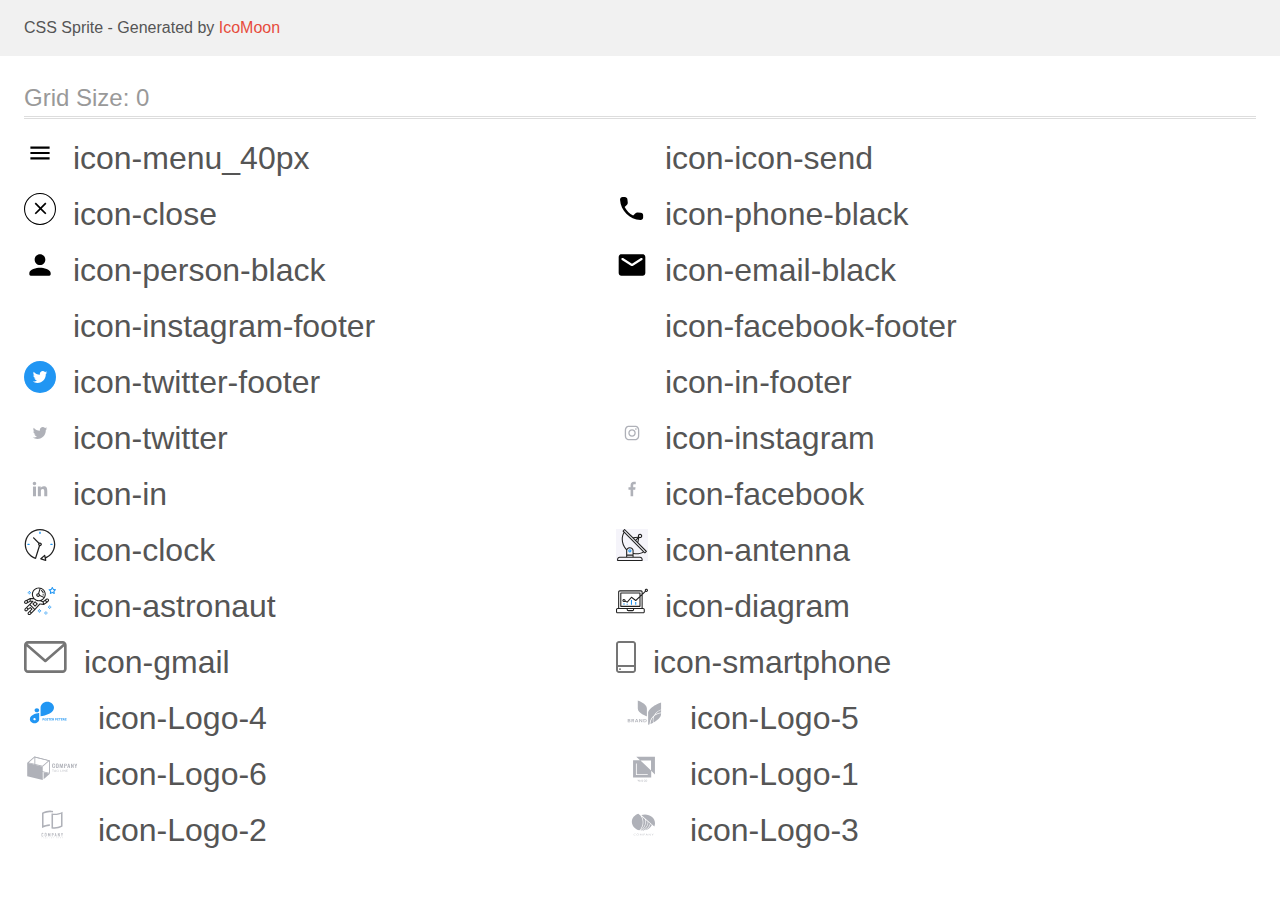
<file: icons/sprite/sprite.html>
<!doctype html>
<html>
<head>
    <title>CSS Sprite</title>
    <meta charset="utf-8">
    <meta name="viewport" content="width=device-width, initial-scale=1">
    <link href="sprite.css" rel="stylesheet">
</head>
<style>
    body {
        font-family: sans-serif;
        color: #555;
        margin: 0;
        line-height: 1.5;
    }
    a, a:visited {
        color: #e74c3c;
        text-decoration: none;
    }
    a:hover {
        box-shadow: 0 1px;
    }
    header {
        background: #F1F1F1;
    }
    p {
        margin: 1em 0;
    }
    h1 {
        font-size: 1.5em;
        font-weight: normal;
        margin: 1em 0 .75em;
        color: #999;
        box-shadow: 0 1px #ddd, 0 2px #fff, 0 3px #ddd;
    }
    .mhl {
        margin-left: 1.5em;
        margin-right: 1.5em;
    }
    .cell {
        float: left;
        margin-right: 1.5em;
        margin-bottom: .25em;
        width: 17em;
        overflow: hidden;
    }
    .cell span {
        margin-right: .25em;
    }
    .clearfix:before, .clearfix:after {
        content: " ";
        display: table;
    }
    .clearfix:after {
        clear: both;
    }
    .fs1 {
        font-size: 32px;
    }

</style>
<body>

<header class="clearfix">
    <p class="mhl">CSS Sprite - Generated by <a href="https://icomoon.io/app">IcoMoon</a></p>
</header>
    <div class="clearfix mhl">
        <h1>Grid Size: 0</h1>
        <div class="cell fs1">
            <span class="icon icon-menu_40px"></span>
            icon-menu_40px
        </div>
        <div class="cell fs1">
            <span class="icon icon-icon-send"></span>
            icon-icon-send
        </div>
        <div class="cell fs1">
            <span class="icon icon-close"></span>
            icon-close
        </div>
        <div class="cell fs1">
            <span class="icon icon-phone-black"></span>
            icon-phone-black
        </div>
        <div class="cell fs1">
            <span class="icon icon-person-black"></span>
            icon-person-black
        </div>
        <div class="cell fs1">
            <span class="icon icon-email-black"></span>
            icon-email-black
        </div>
        <div class="cell fs1">
            <span class="icon icon-instagram-footer"></span>
            icon-instagram-footer
        </div>
        <div class="cell fs1">
            <span class="icon icon-facebook-footer"></span>
            icon-facebook-footer
        </div>
        <div class="cell fs1">
            <span class="icon icon-twitter-footer"></span>
            icon-twitter-footer
        </div>
        <div class="cell fs1">
            <span class="icon icon-in-footer"></span>
            icon-in-footer
        </div>
        <div class="cell fs1">
            <span class="icon icon-twitter"></span>
            icon-twitter
        </div>
        <div class="cell fs1">
            <span class="icon icon-instagram"></span>
            icon-instagram
        </div>
        <div class="cell fs1">
            <span class="icon icon-in"></span>
            icon-in
        </div>
        <div class="cell fs1">
            <span class="icon icon-facebook"></span>
            icon-facebook
        </div>
        <div class="cell fs1">
            <span class="icon icon-clock"></span>
            icon-clock
        </div>
        <div class="cell fs1">
            <span class="icon icon-antenna"></span>
            icon-antenna
        </div>
        <div class="cell fs1">
            <span class="icon icon-astronaut"></span>
            icon-astronaut
        </div>
        <div class="cell fs1">
            <span class="icon icon-diagram"></span>
            icon-diagram
        </div>
        <div class="cell fs1">
            <span class="icon icon-gmail"></span>
            icon-gmail
        </div>
        <div class="cell fs1">
            <span class="icon icon-smartphone"></span>
            icon-smartphone
        </div>
        <div class="cell fs1">
            <span class="icon icon-Logo-4"></span>
            icon-Logo-4
        </div>
        <div class="cell fs1">
            <span class="icon icon-Logo-5"></span>
            icon-Logo-5
        </div>
        <div class="cell fs1">
            <span class="icon icon-Logo-6"></span>
            icon-Logo-6
        </div>
        <div class="cell fs1">
            <span class="icon icon-Logo-1"></span>
            icon-Logo-1
        </div>
        <div class="cell fs1">
            <span class="icon icon-Logo-2"></span>
            icon-Logo-2
        </div>
        <div class="cell fs1">
            <span class="icon icon-Logo-3"></span>
            icon-Logo-3
        </div>
  </div>

</body>
</html>
</file>
<file: icons/demo-files/demo.css>
body {
  padding: 0;
  margin: 0;
  font-family: sans-serif;
  font-size: 1em;
  line-height: 1.5;
  color: #555;
  background: #fff;
}
h1 {
  font-size: 1.5em;
  font-weight: normal;
  box-shadow: 0 1px #ddd, 0 2px #fff, 0 3px #ddd;
}
small {
  font-size: .66666667em;
}
a {
  color: #e74c3c;
  text-decoration: none;
}
a:hover, a:focus {
  box-shadow: 0 1px #e74c3c;
}
.bshadow0, input {
  box-shadow: inset 0 -2px #e7e7e7;
}
input:hover {
  box-shadow: inset 0 -2px #ccc;
}
input, fieldset {
  font-size: 1em;
  margin: 0;
  padding: 0;
  border: 0;
}
input {
  color: inherit;
  line-height: 1.5;
  height: 1.5em;
  padding: .25em 0;
}
input:focus {
  outline: none;
  box-shadow: inset 0 -2px #449fdb;
}
.glyph {
  font-size: 16px;
  margin-right: 1.5em;
  float: left;
  width: 7em;
}
svg {
  color: #000;
}
.liga {
  width: 80%;
  width: calc(100% - 2.5em);
}
.talign-right {
  text-align: right;
}
.talign-center {
  text-align: center;
}
.bgc1 {
  background: #f1f1f1;
}
.fgc0 {
  color: #000;
}
.fgc1 {
  color: #999;
}
p {
  margin-top: 1em;
  margin-bottom: 1em;
}
.mvm {
  margin-top: .75em;
  margin-bottom: .75em;
}
.mtn {
  margin-top: 0;
}
.mtl, .mal {
  margin-top: 1.5em;
}
.mbl, .mal {
  margin-bottom: 1.5em;
}
.mal, .mhl {
  margin-left: 1.5em;
  margin-right: 1.5em;
}
.mhmm {
  margin-left: 1em;
  margin-right: 1em;
}
.ptl {
  padding-top: 1.5em;
}
.pbs, .pvs {
  padding-bottom: .25em;
}
.pvs, .pts {
  padding-top: .25em;
}
.unit {
  float: left;
}
.unitRight {
  float: right;
}
.size1of2 {
  width: 50%;
}
.size1of1 {
  width: 100%;
}
.clearfix:before, .clearfix:after {
  content: " ";
  display: table;
}
.clearfix:after {
  clear: both;
}
.hidden-true {
  display: none;
}
.textbox0 {
  width: 3em;
  background: #f1f1f1;
  padding: .25em .5em;
  line-height: 1.5;
  height: 1.5em;
}
.fs0 {
  font-size: 16px;
}
.fs1 {
  font-size: 32px;
}
.name {
  font-size: 0.5em;
  margin-left: 1em;
}
</file>
<file: icons/style.css>
.icon {
  display: inline-block;
  width: 1em;
  height: 1em;
  stroke-width: 0;
  stroke: currentColor;
  fill: currentColor;
}

/* ==========================================
Single-colored icons can be modified like so:
.icon-name {
  font-size: 32px;
  color: red;
}
========================================== */

.icon-gmail {
  width: 1.3330078125em;
}

.icon-smartphone {
  width: 0.625em;
}

.icon-Logo-4 {
  width: 1.7666015625em;
}

.icon-Logo-5 {
  width: 1.7666015625em;
}

.icon-Logo-6 {
  width: 1.7666015625em;
}

.icon-Logo-1 {
  width: 1.7666015625em;
}

.icon-Logo-2 {
  width: 1.7666015625em;
}

.icon-Logo-3 {
  width: 1.7666015625em;
}
</file>
<file: icons/sprite/sprite.css>
.icon {
  display: inline-block;
  background-repeat: no-repeat;
  background-image: url(sprite.svg);
}
.icon-menu_40px {
  width: 32px;
  height: 32px;
  background-position: 0 0;
}
.icon-icon-send {
  width: 32px;
  height: 32px;
  background-position: -48px 0;
}
.icon-close {
  width: 32px;
  height: 32px;
  background-position: -96px 0;
}
.icon-phone-black {
  width: 32px;
  height: 32px;
  background-position: -144px 0;
}
.icon-person-black {
  width: 32px;
  height: 32px;
  background-position: -192px 0;
}
.icon-email-black {
  width: 32px;
  height: 32px;
  background-position: -240px 0;
}
.icon-instagram-footer {
  width: 32px;
  height: 32px;
  background-position: -288px 0;
}
.icon-facebook-footer {
  width: 32px;
  height: 32px;
  background-position: -336px 0;
}
.icon-twitter-footer {
  width: 32px;
  height: 32px;
  background-position: -384px 0;
}
.icon-in-footer {
  width: 32px;
  height: 32px;
  background-position: -432px 0;
}
.icon-twitter {
  width: 32px;
  height: 32px;
  background-position: -480px 0;
}
.icon-instagram {
  width: 32px;
  height: 32px;
  background-position: -528px 0;
}
.icon-in {
  width: 32px;
  height: 32px;
  background-position: -576px 0;
}
.icon-facebook {
  width: 32px;
  height: 32px;
  background-position: -624px 0;
}
.icon-clock {
  width: 32px;
  height: 32px;
  background-position: -672px 0;
}
.icon-antenna {
  width: 32px;
  height: 32px;
  background-position: -720px 0;
}
.icon-astronaut {
  width: 32px;
  height: 32px;
  background-position: 0 -48px;
}
.icon-diagram {
  width: 32px;
  height: 32px;
  background-position: -48px -48px;
}
.icon-gmail {
  width: 43px;
  height: 32px;
  background-position: -96px -48px;
}
.icon-smartphone {
  width: 20px;
  height: 32px;
  background-position: -192px -48px;
}
.icon-Logo-4 {
  width: 57px;
  height: 32px;
  background-position: -240px -48px;
}
.icon-Logo-5 {
  width: 57px;
  height: 32px;
  background-position: -336px -48px;
}
.icon-Logo-6 {
  width: 57px;
  height: 32px;
  background-position: -432px -48px;
}
.icon-Logo-1 {
  width: 57px;
  height: 32px;
  background-position: -528px -48px;
}
.icon-Logo-2 {
  width: 57px;
  height: 32px;
  background-position: -624px -48px;
}
.icon-Logo-3 {
  width: 57px;
  height: 32px;
  background-position: 0 -96px;
}
</file>
<file: css/main.min.css>
a{text-decoration:none}ul{list-style:none;margin:0;padding:0}address{font-style:normal}h1,h2,h3,h4,h5,h6,p,button{margin:0;padding:0}body{font-family:"Robobto",sans-serif;font-style:normal;font-weight:400;font-size:14px;letter-spacing:.03em;max-width:1600px;margin:0 auto}.portfolio-menu-list{margin-top:94px;display:flex;flex-wrap:wrap;justify-content:center;-moz-column-gap:8px;column-gap:8px;row-gap:15px}.portfolio-menu-list-item{padding:6px 22px;border:none;border-radius:4px;background:#f5f4fa;color:#000;font-size:16px;font-weight:500;line-height:26px;letter-spacing:.48px;text-align:center}.portfolio-menu-list-item:hover{color:#fff;background-color:#2196f3;cursor:pointer}.portfolio-list{display:flex;justify-content:center;flex-wrap:wrap;-moz-column-gap:30px;column-gap:30px;row-gap:32px;margin-top:50px;margin-bottom:94px}.portfolio-list__item{width:370px;height:404px;background:#fff;border:1px solid #eee}.portfolio-list__item:hover{box-shadow:1px 4px 6px 0px rgba(0,0,0,.16),0px 4px 4px 0px rgba(0,0,0,.06),0px 1px 1px 0px rgba(0,0,0,.12);position:relative}.portfolio-list__item:hover .portfolio-list__discription{display:flex;align-items:center;position:absolute;top:0;overflow:visible;transition:all 250ms ease-in-out}.portfolio-list__item img{height:294px}.portfolio-list__container-img{position:relative;overflow:hidden}.portfolio-list__discription{opacity:1;position:absolute;top:100%;left:0;width:100%;height:294px;padding:0 24px;background-color:rgba(33,150,243,.9);color:#fff;font-size:18px;line-height:28px;letter-spacing:.54px;transition-property:all}.portfolio-list__project-name{font-size:18px;font-weight:700;line-height:36px;letter-spacing:.6px;margin-bottom:4px}.portfolio-list__type-task{color:#757575;font-size:16px;font-weight:400;line-height:30px;letter-spacing:.48px}.portfolio-list .portfolio-textbox{padding:20px 24px}@media screen and (max-width: 767px){.portfolio-menu-list{justify-content:left}.portfolio-list__item{width:100%}.portfolio-list__item img{width:100%;height:294px}.portfolio-list__project-name{font-size:15px}}@media screen and (min-width: 768px)and (max-width: 1200px){.portfolio-list__item{width:345px}.portfolio-list__item img{width:100%;height:294px}.portfolio-list__project-name{font-size:16px}}.hero-btn{width:216px;height:50px;background-color:#2196f3;color:#fff;border:none;margin:0 auto;display:block;border-radius:4px;margin-top:30px;box-shadow:0px 4px 4px 0px rgba(0,0,0,.15);text-align:center;font-size:16px;font-weight:700;line-height:30px;letter-spacing:.96px;cursor:pointer}.menu-button{position:absolute;right:10px;display:inline-flex;margin:0;padding:0;border:none;background-color:rgba(0,0,0,0);order:1;z-index:999}@media screen and (min-width: 768px){.menu-button{display:none}}.menu-button .menu-icon-close{display:none}.menu-button.is-open .menu-icon-close{display:block}.menu-button.is-open .icon-menu{display:none}.backdrop{z-index:999;position:fixed;bottom:0;top:0;right:0;left:0;background-color:rgba(0,0,0,.2);transition:opacity 250ms cubic-bezier(0.4, 0, 0.2, 1)}.modal{position:absolute;width:528px;height:581px;top:50%;left:50%;transform:translate(-50%, -50%);background-color:#fff;box-shadow:0px 2px 1px 0px rgba(0,0,0,.2),0px 1px 1px 0px rgba(0,0,0,.14),0px 1px 3px 0px rgba(0,0,0,.12);border-radius:4px;padding:40px}.is-hidden{opacity:0;pointer-events:none}.button-close-modal{width:30px;height:30px;position:absolute;top:8px;right:8px;background-color:inherit;border:none;fill:rgba(0,0,0,.1019607843)}.modal-icon-close{fill:#000;transition:fill 250ms cubic-bezier(0.4, 0, 0.2, 1)}.modal-icon-close:hover{fill:#2196f3;cursor:pointer}.input-wrapper{position:relative}.modal-icon-input{position:absolute;top:11px;left:12px;fill:#000;transition:fill 250ms cubic-bezier(0.4, 0, 0.2, 1)}.input-wrapper:hover .modal-icon-input{fill:#188ce8}.form-h3{color:#212121;text-align:center;font-size:20px;font-weight:700;letter-spacing:.6px;margin:2px 0 12px}.modal-form-fill input:hover,.modal-form-fill textarea:hover{border-color:#2196f3}.modal-form-fill textarea:hover::-moz-placeholder{color:#2196f3}.modal-form-fill textarea:hover::placeholder{color:#2196f3}.modal-form-fill textarea:focus::-moz-placeholder{color:#757575}.modal-form-fill textarea:focus::placeholder{color:#757575}.modal-form-fill input{width:100%;height:40px;border-radius:4px;border:1px solid rgba(33,33,33,.2);padding-left:42px}.modal-link{color:#2196f3;text-decoration-line:underline}.modal-text{color:#757575;line-height:24px;letter-spacing:.42px;cursor:auto}.modal-form-fill label{color:#757575;font-size:12px;letter-spacing:.12px;display:block;margin-bottom:4px;cursor:pointer}.comment-area{padding:12px 16px;width:100%;height:120px;resize:none;overflow:auto;border-radius:4px;border:1px solid rgba(33,33,33,.2)}.form-field-check{margin:20px 0 30px}.form-field-check input{cursor:pointer;width:16px;height:15px}.btn-form{display:block;margin:0 auto;width:200px;height:50px;border-radius:4px;background:#2196f3;box-shadow:0px 4px 4px 0px rgba(0,0,0,.15);border:none;color:#fff;text-align:center;font-size:16px;font-weight:700;line-height:30px;letter-spacing:.96px;cursor:pointer}.modal-form-fill+.modal-form-fill{margin-top:14px}.section-title{color:#212121;text-align:center;font-size:36px;font-weight:700;line-height:normal;letter-spacing:1.08px;padding-top:118px;padding-bottom:50px}.advantages{display:none}.advantages-list{display:flex;-moz-column-gap:30px;column-gap:30px}.advantages-list .advantages-list__item .iconbox{width:270px;height:120px;background-color:#f5f4fa;border-radius:4px;padding:25px 100px;margin-bottom:30px}.advantages-list .advantages-list__item .iconbox .icon-andvantages{width:70px;height:70px}.advantages-list .advantages-list__item .advantages-list__title{color:#212121;font-family:"Robobto",sans-serif;font-size:14px;font-weight:700;letter-spacing:.42px}.advantages-list .advantages-list__item .advantages-list__desc{margin-top:10px;color:#757575;font-family:"Robobto",sans-serif;font-size:14px;line-height:24px;letter-spacing:.42px}.we-du-list{display:flex;-moz-column-gap:30px;column-gap:30px;padding-bottom:94px}.we-du-list__item{position:relative}.we-du-list__text{position:absolute;font-family:"Robobto",sans-serif;bottom:4px;color:#fff;text-align:center;font-size:14px;font-weight:700;letter-spacing:.42px;text-transform:uppercase;padding-top:27px;width:370px;height:70px;background-color:rgba(47,48,58,.8)}.color-section{background:#f5f4fa}.team-list{display:flex;-moz-column-gap:30px;column-gap:30px;padding-bottom:94px}.team-list .team-list__item{border-radius:0px 0px 4px 4px;box-shadow:0px 2px 1px 0px rgba(0,0,0,.2),0px 1px 1px 0px rgba(0,0,0,.14),0px 1px 3px 0px rgba(0,0,0,.12);background-color:#fff}.team-list .team-list__item .card-box{padding:30px 32px}.team-list .team-list__item .card-box .team-name{text-align:center;font-family:"Robobto",sans-serif;font-size:16px;letter-spacing:.48px;color:#212121;font-weight:500}.team-list .team-list__item .card-box .team-position{text-align:center;font-family:"Robobto",sans-serif;font-size:16px;letter-spacing:.48px;color:#757575;margin-top:10px}.team-list .team-list__item .card-box .icon{fill:#afb1b8;transition:fill 250ms cubic-bezier(0.4, 0, 0.2, 1)}.team-list .team-list__item .card-box .icon:hover{background-color:#2196f3;border-radius:50%;fill:#fff;transition:background-color 250ms cubic-bezier(0.4, 0, 0.2, 1)}.team-list .media-list{display:flex;-moz-column-gap:10px;column-gap:10px;margin-top:16px}.team-list .media-list .media-list__item{width:44px;height:44px}.client-list{display:flex;margin-bottom:94px;justify-content:space-between}.client-list .client-list__item{width:170px;height:92px;outline:1px solid #afb1b8;border-radius:4px;cursor:pointer}.client-list .client-list__item .client-logo{width:106px;height:60px;margin:16px 32px;fill:#afb1b8;transition:fill 250ms cubic-bezier(0.4, 0, 0.2, 1)}.client-list .client-list__item:hover .client-logo{fill:#2196f3}.client-list .client-list__item:hover{outline:1px solid #2196f3}.section{padding:0 47px}.hero{padding:200px 0;background-image:linear-gradient(to bottom, rgba(47, 48, 58, 0.4), rgba(47, 48, 58, 0.4)),url("../images/section-hero.jpg");background-size:cover;background-repeat:no-repeat;margin-bottom:94px}@media(min-device-pixel-ratio: 2),(-webkit-min-device-pixel-ratio: 2),(min-resolution: 192dpi),(min-resolution: 2dppx){.hero{background-image:url("../images/section-hero2x.jpg")}}.hero-title{width:696px;margin:0 auto;text-transform:uppercase;color:#fff;font-size:44px;text-align:center}.container{width:100%;margin:0 auto;padding:0 15px}@media screen and (min-width: 480px){.container{max-width:480px}}@media screen and (min-width: 768px){.container{max-width:768px}}@media screen and (min-width: 1200px){.container{max-width:1200px}}.header{padding:25px 0;height:80px;margin:0 auto}.header-position{display:flex;justify-content:space-between;align-items:center}.navigation{display:flex;align-items:center}.nav-list{display:flex;justify-content:space-between;width:281px;margin-left:93px}.nav-list .nav-list__item{position:relative;height:100%}.nav-list .nav-list__item__link{color:#212121;font-family:"Robobto",sans-serif;font-size:14px;font-weight:500;letter-spacing:.28px;border:none;cursor:pointer;transition:color,background-color 250ms cubic-bezier(0.4, 0, 0.2, 1)}.nav-list .nav-list__item__link:hover::after,.nav-list .nav-list__item__link:focus::after{transform:scale(1)}.nav-list .nav-list__item__link:hover{color:#2196f3}.nav-list .studio{color:#2196f3}.studio::after,.nav-list__item__link::after{content:"";position:absolute;top:44px;left:0;width:100%;height:4px;border-radius:2px;background-color:#2196f3;transform:scale(0);transition:width 300ms,transform 300ms}.list-contacts{display:flex;margin-left:296px;align-items:end}.list-contacts .header-contact{color:#757575;font-size:14px;font-weight:500;letter-spacing:.28px;transition:color 250ms cubic-bezier(0.4, 0, 0.2, 1)}.list-contacts .header-contact:hover{color:#2196f3}.list-contacts .header-contact:hover .icon-header{fill:#2196f3}.list-contacts .header-contact .icon-header{margin-right:10px;fill:#757575;transition:fill 250ms cubic-bezier(0.4, 0, 0.2, 1)}.list-contacts__menu-contact+.list-contacts__menu-contact{margin-left:50px}.logo{font-family:"Raleway",sans-serif;font-size:26px;font-weight:700;letter-spacing:.78px}.logo .logo-web{color:#2196f3}.logo .logo-studio{color:#000}.btn_modal_label,.btn_modal,.media-list-burger{display:none}.footer{background:#2f303f;padding:60px 0;display:flex}.logo-web-footer{color:#2196f3}.logo-studio-footer{color:#fff}.footer-contacs-list{display:flex;flex-direction:column;row-gap:9px}.footer-contacs-list .footer-contact{color:rgba(255,255,255,.6);font-size:14px;line-height:24px;letter-spacing:.42px}.icon-footer{fill:rgba(255,255,255,.1);transition:fill 250ms cubic-bezier(0.4, 0, 0.2, 1)}.icon-footer:hover{fill:#2196f3}.address{color:#fff;font-size:14px;line-height:24px;letter-spacing:.42px;margin:20px 0 9px}.flex{display:flex}.media-title{color:#fff;font-size:14px;font-weight:700;letter-spacing:.42px;text-transform:uppercase;margin-top:8px;margin-bottom:20px}.media-box{display:flex;flex-direction:column;margin-left:70px}.footer-media-list{display:flex;-moz-column-gap:10px;column-gap:10px}.footer-media-list:last-child{-moz-column-gap:12px;column-gap:12px}.media-form{margin-left:93px}.media-input-email{border-radius:4px;border:1px solid rgba(255,255,255,.3);background:inherit;box-shadow:0px 4px 4px 0px rgba(0,0,0,.15);padding-left:16px;width:358px;height:50px}.media-link{border-radius:4px;background:#2196f3;border:none;box-shadow:0px 4px 4px 0px rgba(0,0,0,.15);width:200px;height:50px;color:#fff;display:inline-block;padding-left:28px;padding-top:10px;font-size:16px;font-weight:700;line-height:30px;letter-spacing:.96px;position:relative}.footer-media-icon-send{top:13px;right:28px;position:absolute}@media screen and (max-width: 767px){body{overflow-x:hidden}.section{padding:0}.we-du-list,.icon-header,.nav-list,.list-contacts,.section-title__hidden,.studio::after,.nav-list__item__link::after{display:none}.section-title{padding-top:60px}.header{padding:16px 0}.header-position{height:100%}.navigation.is-open{display:flex;flex-direction:column;justify-content:space-between;position:fixed;top:0;left:0;align-items:start;width:100%;height:100vh;background-color:#fff;padding:40px 48px;z-index:997;transition:all 300ms ease}.navigation.is-open .logo{display:none}.navigation.is-open .nav-list{display:block;margin-left:0}.navigation.is-open .nav-list .nav-list__item{height:48px}.navigation.is-open .nav-list .nav-list__item__link{font-size:40px;letter-spacing:.8px}.navigation.is-open .nav-list .nav-list__item+.nav-list__item{margin:32px 0}.navigation.is-open .list-contacts{display:flex;flex-direction:column;align-items:start;margin-left:0;margin-top:270px}.navigation.is-open .list-contacts .list-contacts__menu-contact{margin-left:0}.navigation.is-open .list-contacts .header-contact{font-size:24px}.navigation.is-open .media-list-burger{display:flex;-moz-column-gap:20px;column-gap:20px;margin-top:64px}.navigation.is-open .media-list-burger .media-list-burger__item{display:flex;align-items:center}.navigation.is-open .media-list-burger .media-list-burger__item:nth-child(1):after,.navigation.is-open .media-list-burger .media-list-burger__item:nth-child(2):after,.navigation.is-open .media-list-burger .media-list-burger__item:nth-child(3):after{content:"";display:inline-block;position:relative;right:-8px;width:1px;height:22px;background:rgba(33,33,33,.2)}.navigation.is-open .media-list-burger .media-list-burger__item .media-list-burger__link{color:#2196f3;font-size:18px;font-weight:500;letter-spacing:.36px;line-height:22px}.hero{padding:60px 0;margin-bottom:60px}.hero-title{width:360px;font-size:26px}.advantages-list{flex-direction:column;row-gap:30px;padding-bottom:60px}.advantages-list .advantages-list__item .iconbox{width:100%;padding:25px 40%}.advantages-list .advantages-list__item .advantages-list__title{text-align:center}.team-list{display:block}.team-list__item+.team-list__item{margin:30px 0}.team-list__item:last-child{margin-bottom:0}.team-list__item img{width:100%;height:100%}.team-list .team-list__item{width:100%;height:100%}.media-list{justify-content:center}.client-list{flex-wrap:wrap;gap:30px;justify-content:center}.client-list .client-list__item{width:210px}.client-list .client-list__item .client-logo{margin:16px 52px}.address-container{display:block;text-align:center}.flex{flex-direction:column;justify-content:space-between;row-gap:60px}.footer-media-list{flex-wrap:wrap;row-gap:20px}.media-box{margin:0 auto;text-align:center}.media-form{margin:0;text-align:center}.media-input-email{margin:0 15px;width:100%}.media-link{margin:0 auto;padding-left:31px;text-align:left}.modal{max-width:85%;height:609px}.modal-text{font-size:12px}}@media screen and (max-width: 400px){.hero-title{width:290px}.modal{max-width:290px;height:630px}}@media screen and (min-width: 768px)and (max-width: 1200px){.section{padding:0}.we-du-list,.section-title__hidden{display:none}.list-contacts{flex-direction:column;row-gap:10px;align-items:start;margin-left:56px}.list-contacts__menu-contact+.list-contacts__menu-contact{margin-left:0}.hero{padding:118px 0;margin-bottom:60px}.hero-title{width:360px;font-size:26px}.advantages-list{flex-wrap:wrap;row-gap:30px;padding-bottom:60px}.advantages-list .advantages-list__item .iconbox{width:100%;padding:25px 142px}.advantages-list__item{width:354px}.team-list{flex-wrap:wrap;row-gap:30px}.team-list__item img{width:354px;height:374px}.team-list .team-list__item{width:354px}.media-list{justify-content:center}.client-list{flex-wrap:wrap;gap:30px;justify-content:center}.client-list .client-list__item{width:226px;height:92px}.client-list .client-list__item .client-logo{margin:16px 60px}.address-container{text-align:center}.flex{justify-content:center;-moz-column-gap:165px;column-gap:165px;row-gap:60px;flex-wrap:wrap;padding:0 75px}.footer-media-list{flex-wrap:wrap;row-gap:20px}.media-box{margin:0 auto;text-align:center}.media-form{margin:0;text-align:center}.media-input-email{margin:0 15px;width:100%}.media-link{margin:0 auto;padding-left:31px;text-align:left}.modal{max-width:100%;height:609px}.modal-text{font-size:12px}}/*# sourceMappingURL=main.min.css.map */
</file>
